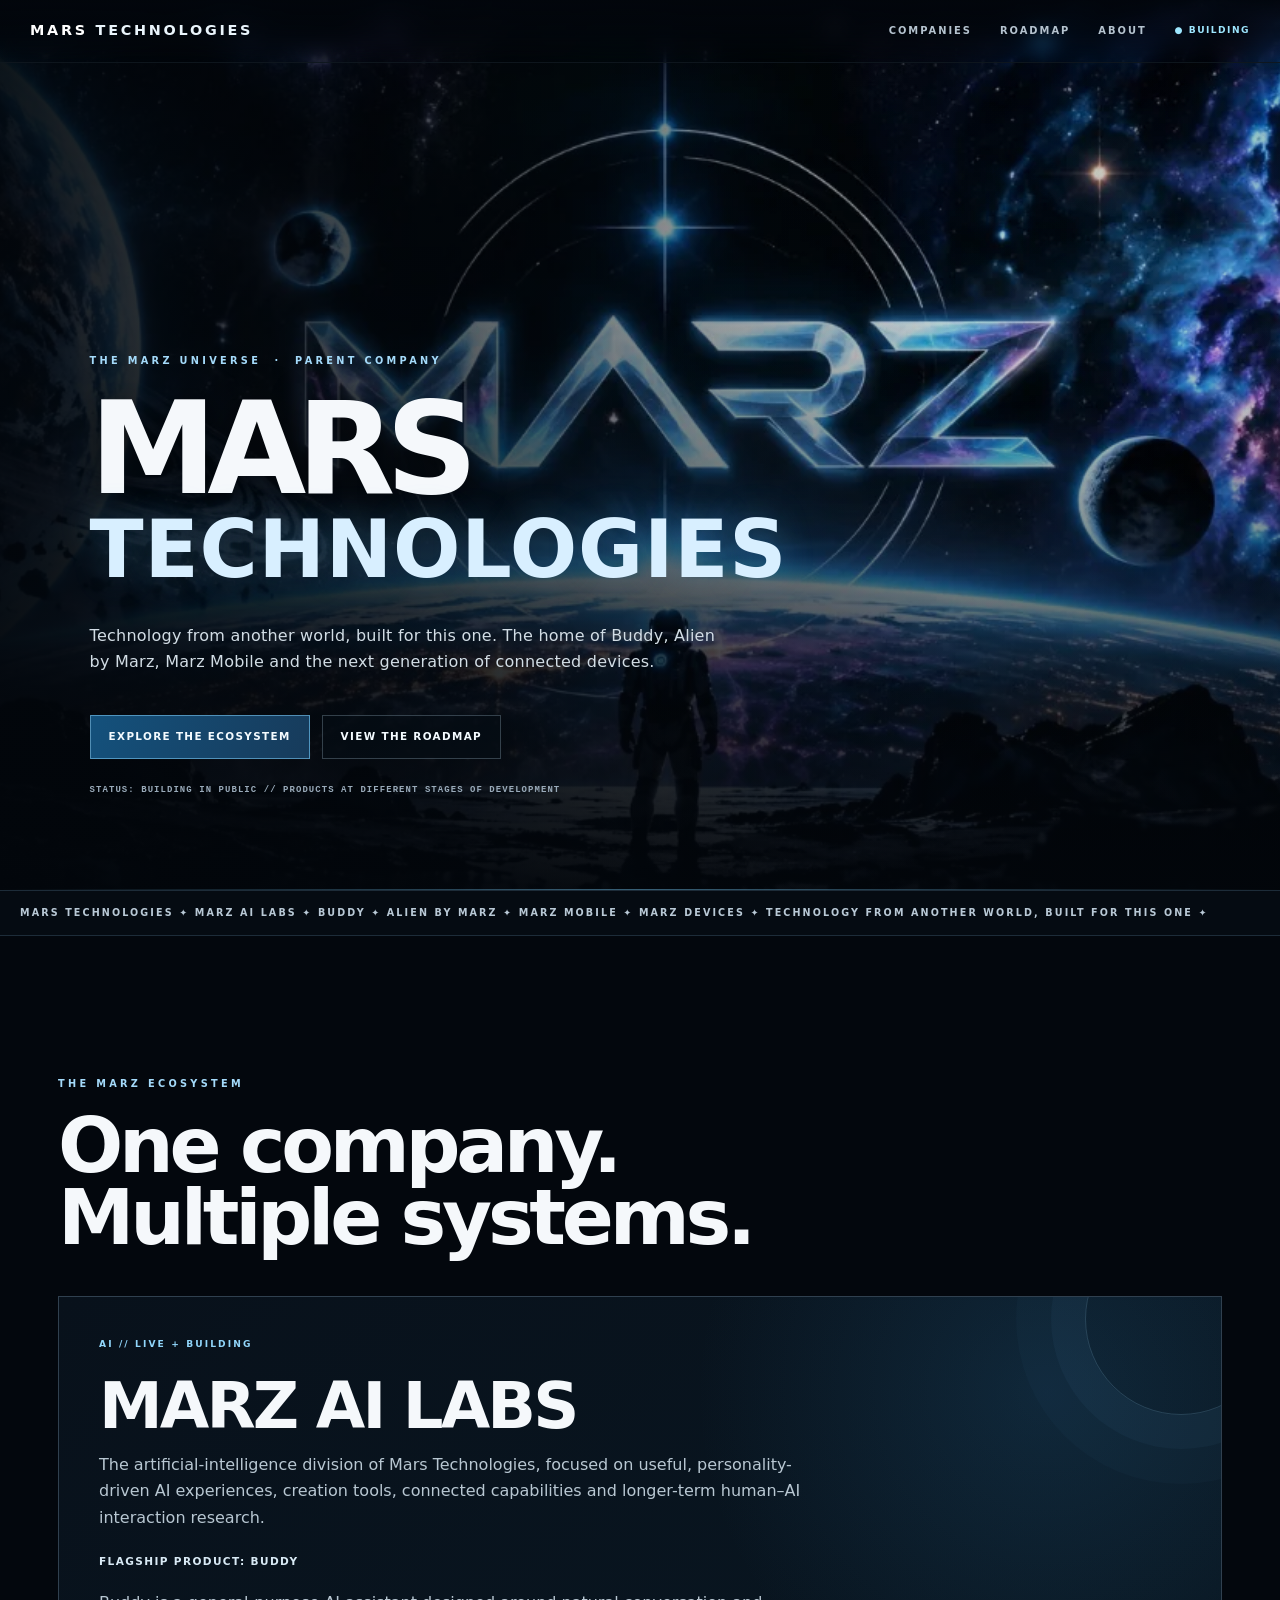
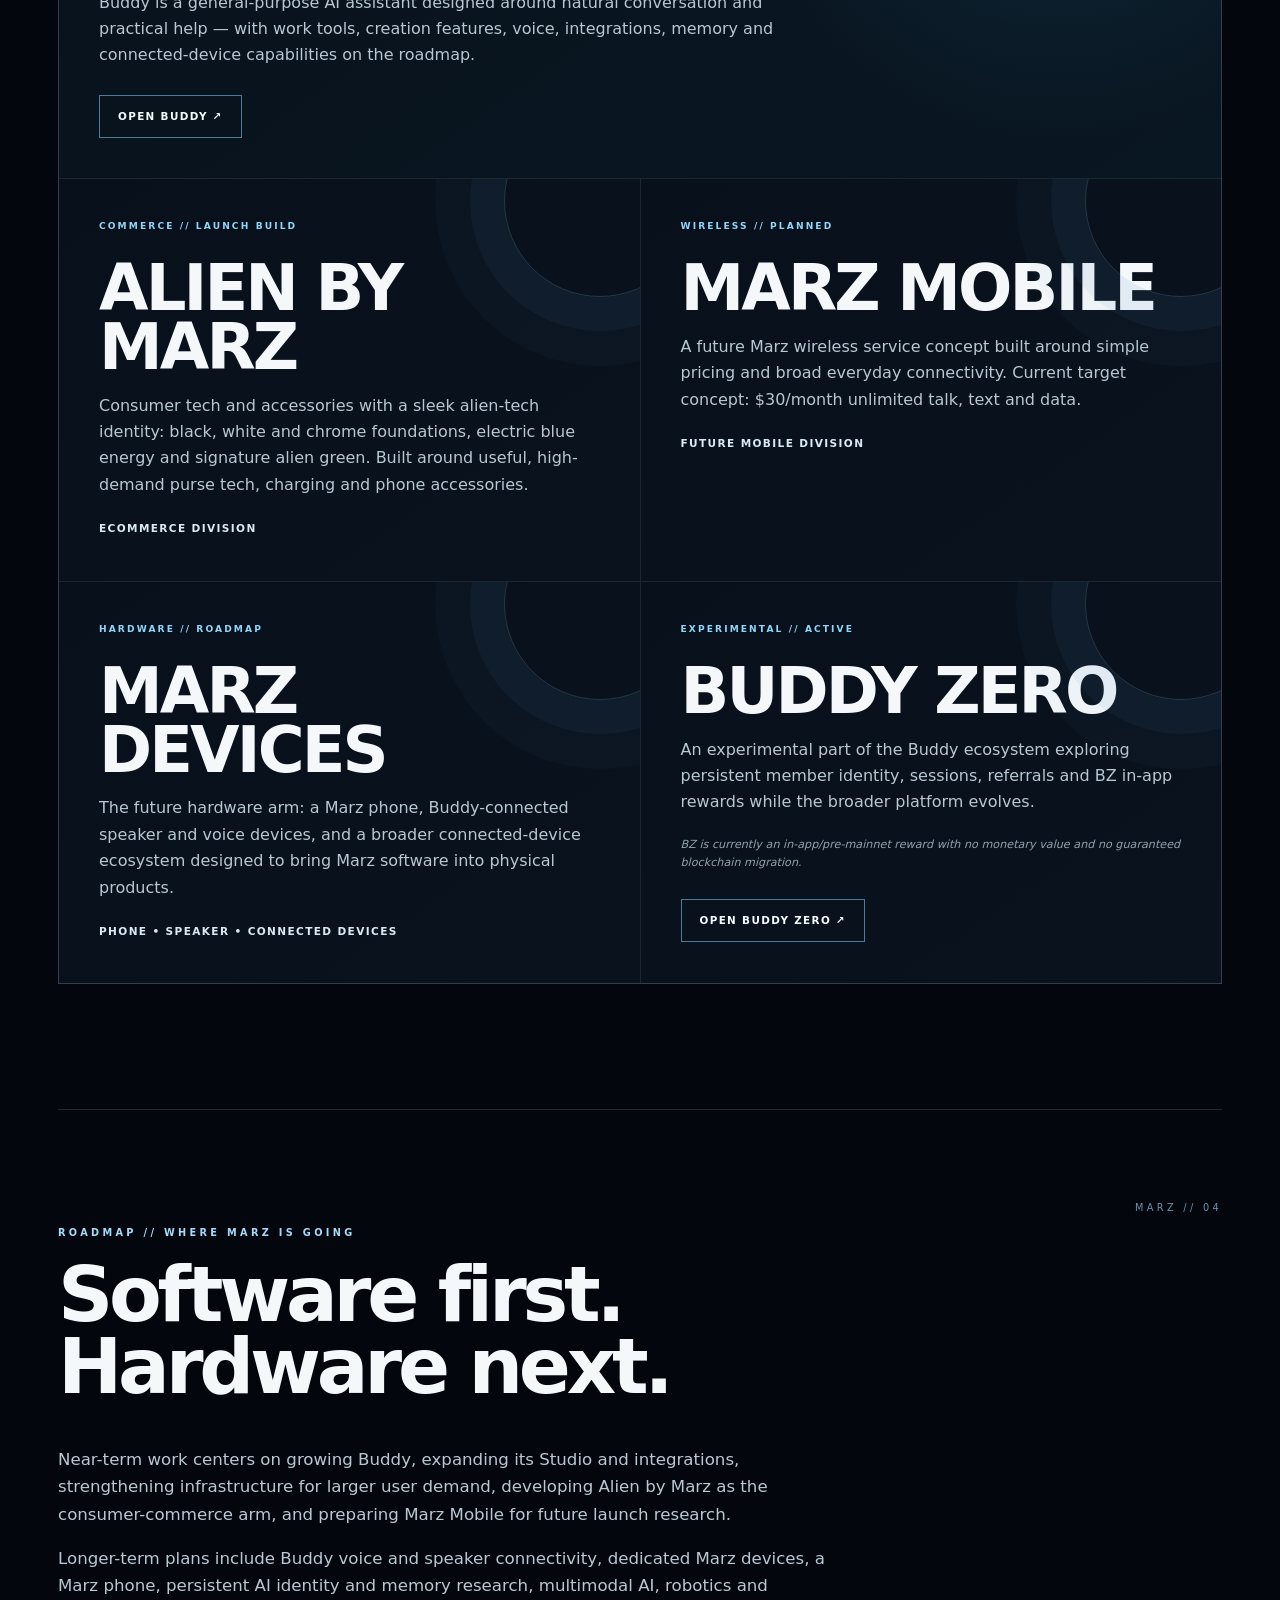
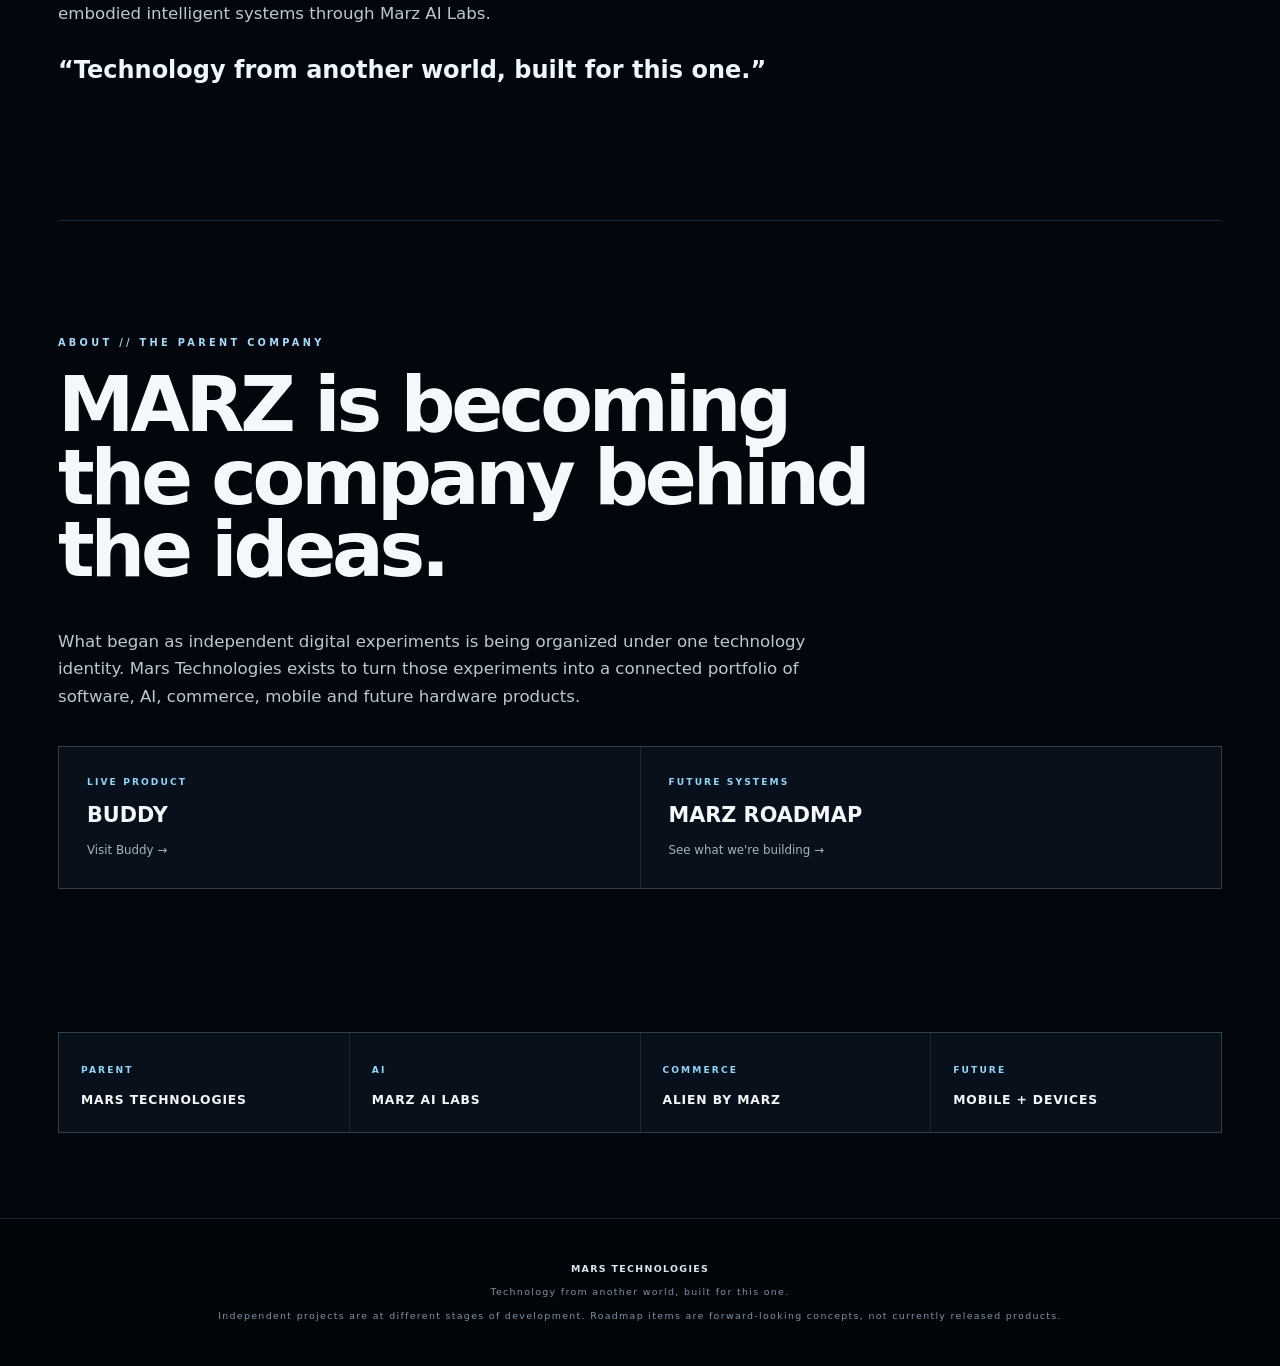
<file: index.html>
<!doctype html><html lang="en"><head><meta charset="utf-8"><meta name="viewport" content="width=device-width,initial-scale=1"><meta name="theme-color" content="#07080b"><title>Mars Technologies — Technology From Another World</title><meta name="description" content="Mars Technologies builds AI, consumer technology, mobile services and future connected devices. Home of Marz AI Labs, Buddy, Alien by Marz and Marz Mobile."><meta property="og:title" content="Mars Technologies"><meta property="og:description" content="Technology from another world, built for this one."><meta property="og:type" content="website"><meta property="og:site_name" content="Mars Technologies"><meta name="twitter:card" content="summary_large_image"><meta name="twitter:title" content="Mars Technologies"><meta name="twitter:description" content="Technology from another world, built for this one."><link rel="stylesheet" href="season2.css?v=4a3fc71"></head><body>
<header><a class="brand" href="#top"><span>MARS</span> TECHNOLOGIES</a><nav><a href="#companies">COMPANIES</a><a href="#roadmap">ROADMAP</a><a href="#about">ABOUT</a></nav><span class="live">● BUILDING</span></header>
<main id="top"><section class="hero"><p class="kicker">THE MARZ UNIVERSE &nbsp;·&nbsp; PARENT COMPANY</p><h1>MARS<br><span>TECHNOLOGIES</span></h1><p class="lede">Technology from another world, built for this one. The home of Buddy, Alien by Marz, Marz Mobile and the next generation of connected devices.</p><div class="actions"><a href="#companies">EXPLORE THE ECOSYSTEM</a><a class="ghost" href="#roadmap">VIEW THE ROADMAP</a></div><p class="terminal">STATUS: BUILDING IN PUBLIC // PRODUCTS AT DIFFERENT STAGES OF DEVELOPMENT</p></section>
<section class="ticker">MARS TECHNOLOGIES ✦ MARZ AI LABS ✦ BUDDY ✦ ALIEN BY MARZ ✦ MARZ MOBILE ✦ MARZ DEVICES ✦ TECHNOLOGY FROM ANOTHER WORLD, BUILT FOR THIS ONE ✦</section>
<section id="companies"><p class="kicker">THE MARZ ECOSYSTEM</p><h2>One company. Multiple systems.</h2><div class="grid">
<article class="flag"><div class="badge">AI // LIVE + BUILDING</div><h3>MARZ AI LABS</h3><p>The artificial-intelligence division of Mars Technologies, focused on useful, personality-driven AI experiences, creation tools, connected capabilities and longer-term human–AI interaction research.</p><b>FLAGSHIP PRODUCT: BUDDY</b><p>Buddy is a general-purpose AI assistant designed around natural conversation and practical help — with work tools, creation features, voice, integrations, memory and connected-device capabilities on the roadmap.</p><div class="cardlinks"><a href="https://buddy-4-deployment.vercel.app/" target="_blank" rel="noopener">OPEN BUDDY ↗</a></div></article>
<article><div class="badge">COMMERCE // LAUNCH BUILD</div><h3>ALIEN BY MARZ</h3><p>Consumer tech and accessories with a sleek alien-tech identity: black, white and chrome foundations, electric blue energy and signature alien green. Built around useful, high-demand purse tech, charging and phone accessories.</p><b>ECOMMERCE DIVISION</b></article>
<article><div class="badge">WIRELESS // PLANNED</div><h3>MARZ MOBILE</h3><p>A future Marz wireless service concept built around simple pricing and broad everyday connectivity. Current target concept: $30/month unlimited talk, text and data.</p><b>FUTURE MOBILE DIVISION</b></article>
<article><div class="badge">HARDWARE // ROADMAP</div><h3>MARZ DEVICES</h3><p>The future hardware arm: a Marz phone, Buddy-connected speaker and voice devices, and a broader connected-device ecosystem designed to bring Marz software into physical products.</p><b>PHONE • SPEAKER • CONNECTED DEVICES</b></article>
<article class="genesis"><div class="badge">EXPERIMENTAL // ACTIVE</div><h3>BUDDY ZERO</h3><p>An experimental part of the Buddy ecosystem exploring persistent member identity, sessions, referrals and BZ in-app rewards while the broader platform evolves.</p><em>BZ is currently an in-app/pre-mainnet reward with no monetary value and no guaranteed blockchain migration.</em><div class="cardlinks"><a href="https://github.com/numimarz/buddy-zero-genesis" target="_blank" rel="noopener">OPEN BUDDY ZERO ↗</a></div></article>
</div></section>
<section id="roadmap" class="manifesto"><p class="kicker">ROADMAP // WHERE MARZ IS GOING</p><h2>Software first. Hardware next.</h2><p>Near-term work centers on growing Buddy, expanding its Studio and integrations, strengthening infrastructure for larger user demand, developing Alien by Marz as the consumer-commerce arm, and preparing Marz Mobile for future launch research.</p><p>Longer-term plans include Buddy voice and speaker connectivity, dedicated Marz devices, a Marz phone, persistent AI identity and memory research, multimodal AI, robotics and embodied intelligent systems through Marz AI Labs.</p><p class="quote">“Technology from another world, built for this one.”</p></section>
<section id="about" class="archive"><p class="kicker">ABOUT // THE PARENT COMPANY</p><h2>MARZ is becoming the company behind the ideas.</h2><p>What began as independent digital experiments is being organized under one technology identity. Mars Technologies exists to turn those experiments into a connected portfolio of software, AI, commerce, mobile and future hardware products.</p><div class="archivecards"><a href="https://buddy-4-deployment.vercel.app/" target="_blank" rel="noopener"><small>LIVE PRODUCT</small><strong>BUDDY</strong><span>Visit Buddy →</span></a><a href="#roadmap"><small>FUTURE SYSTEMS</small><strong>MARZ ROADMAP</strong><span>See what we're building →</span></a></div></section>
<section class="status"><div><small>PARENT</small><strong>MARS TECHNOLOGIES</strong></div><div><small>AI</small><strong>MARZ AI LABS</strong></div><div><small>COMMERCE</small><strong>ALIEN BY MARZ</strong></div><div><small>FUTURE</small><strong>MOBILE + DEVICES</strong></div></section></main>
<footer><strong>MARS TECHNOLOGIES</strong><span>Technology from another world, built for this one.</span><span>Independent projects are at different stages of development. Roadmap items are forward-looking concepts, not currently released products.</span></footer></body></html>
</file>
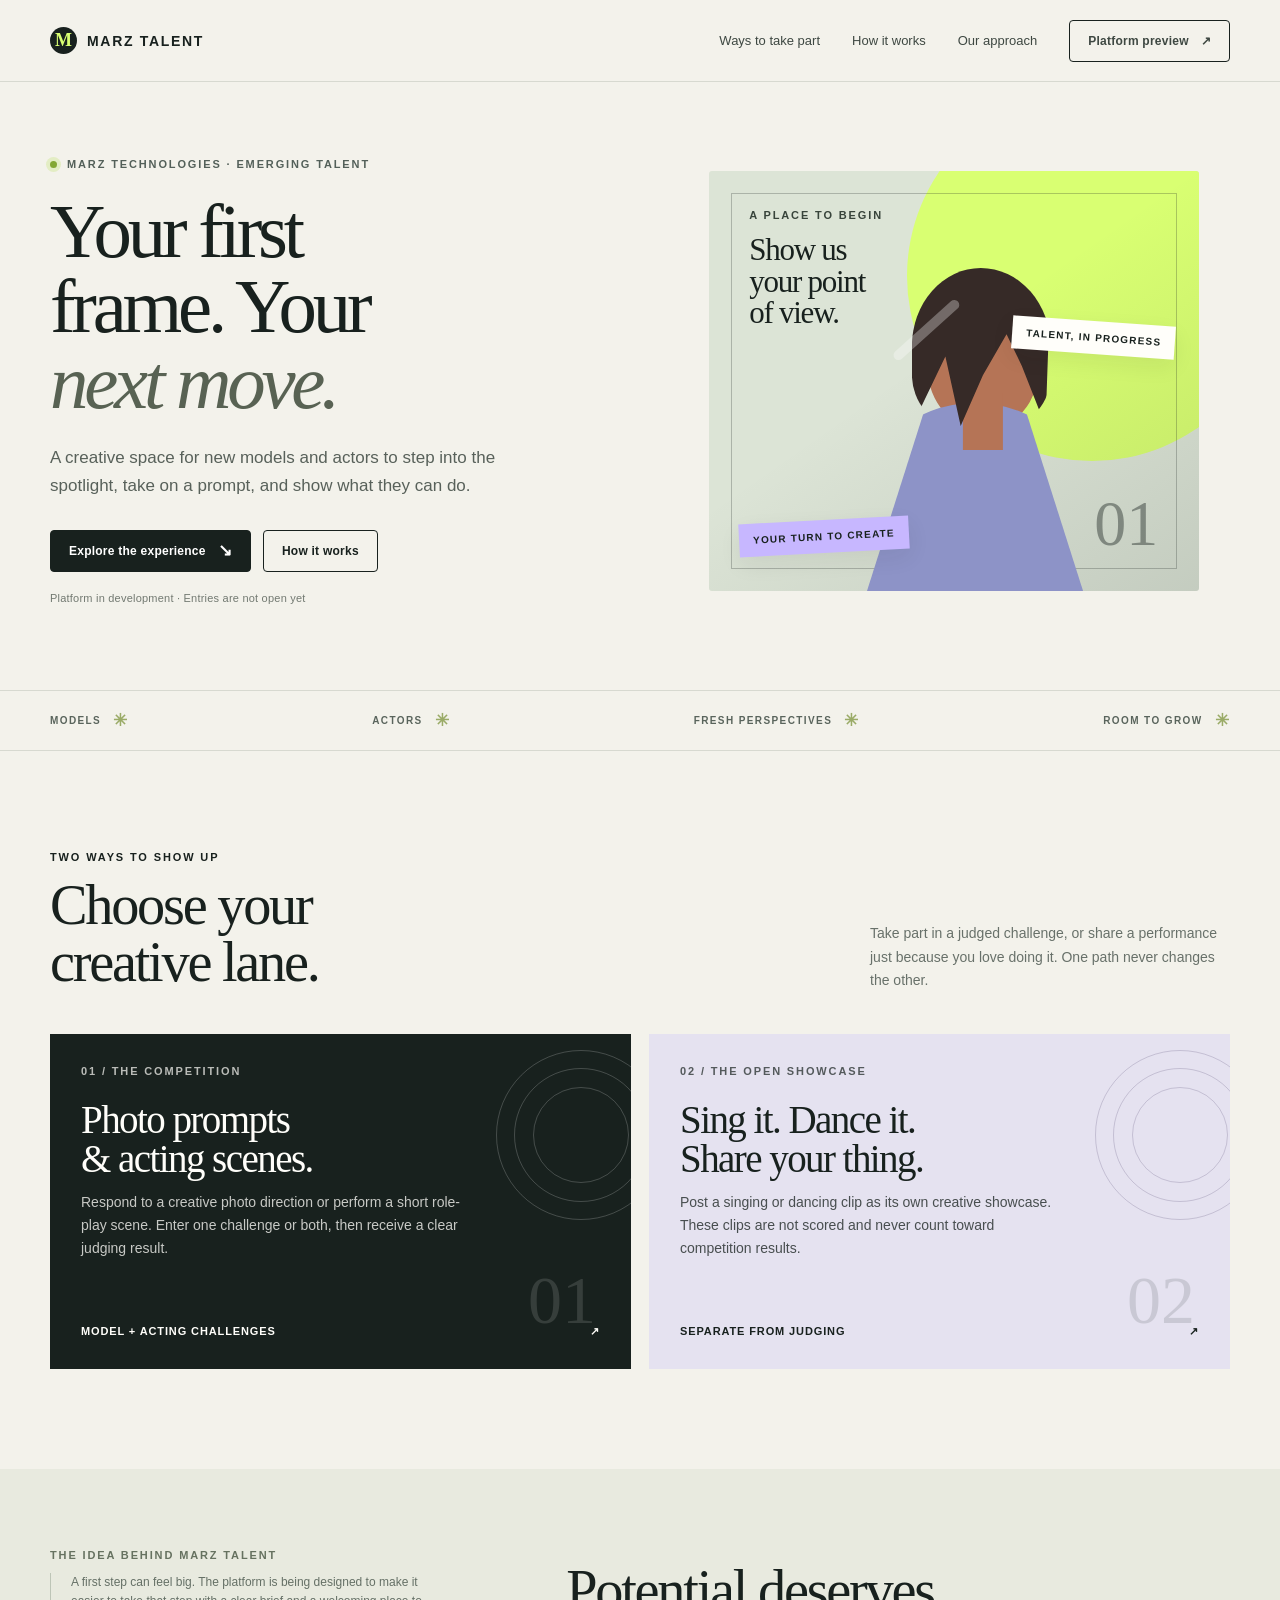
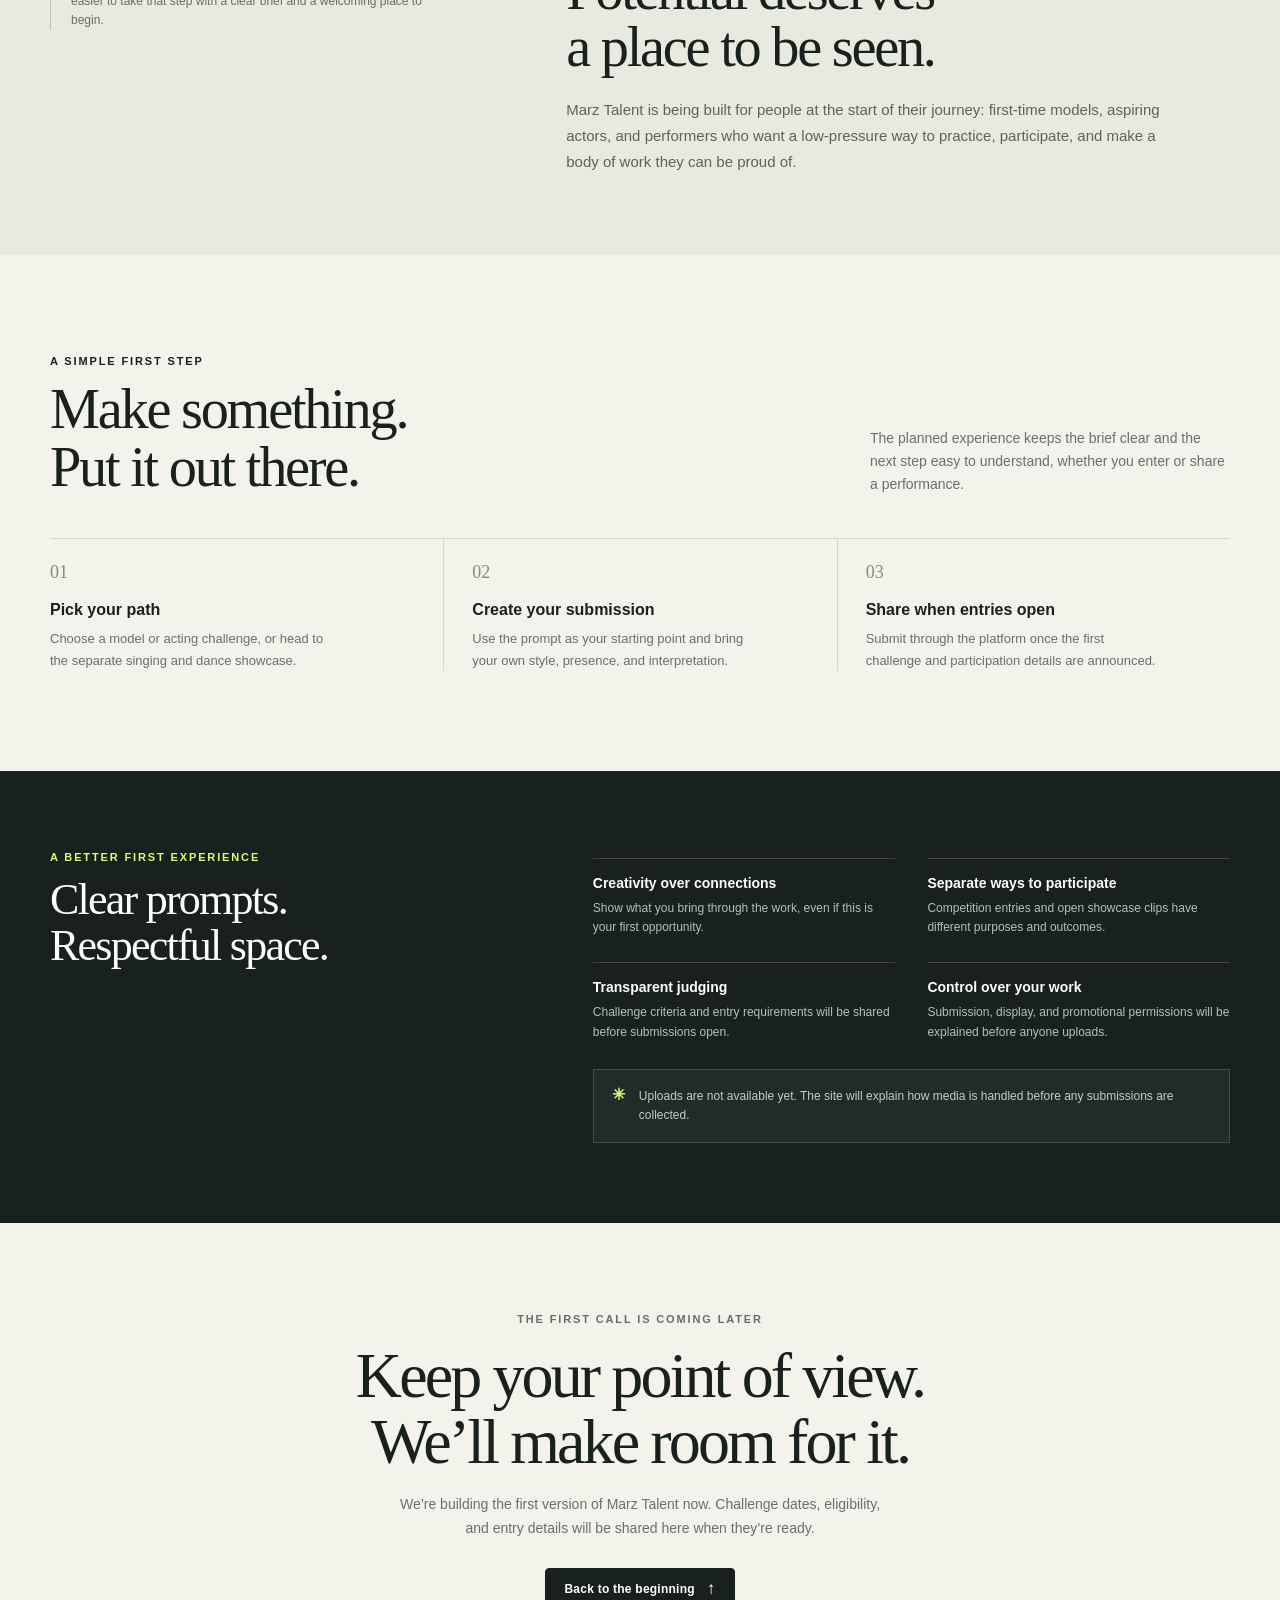
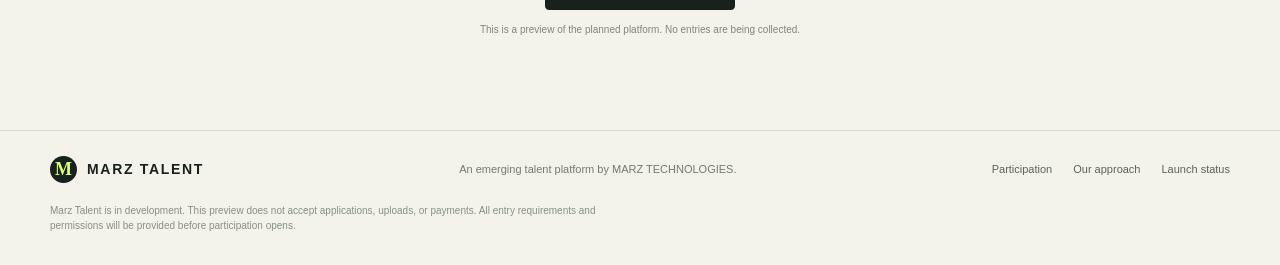
<file: marz-talent/index.html>
<!doctype html>
<html lang="en">
<head>
  <meta charset="utf-8">
  <meta name="viewport" content="width=device-width, initial-scale=1">
  <meta name="theme-color" content="#f3f2eb">
  <meta name="description" content="MARZ TALENT is a new platform concept for emerging models and actors to take on creative challenges, with a separate open showcase for singing and dance.">
  <title>MARZ TALENT — Make your first move</title>
  <style>
    :root{--paper:#f3f2eb;--ink:#18211e;--muted:#68716a;--line:#d7d9d0;--lime:#d9ff72;--violet:#c7b7ff;--white:#fffefa;--serif:Georgia,'Times New Roman',serif;--sans:Arial,Helvetica,sans-serif}
    *{box-sizing:border-box}html{scroll-behavior:smooth}body{margin:0;background:var(--paper);color:var(--ink);font-family:var(--sans);-webkit-font-smoothing:antialiased}a{color:inherit;text-decoration:none}button{font:inherit}.wrap{width:min(1180px,calc(100% - 48px));margin:0 auto}.eyebrow{font-size:11px;letter-spacing:.17em;text-transform:uppercase;font-weight:700}.site-header{height:82px;display:flex;align-items:center;border-bottom:1px solid var(--line)}.nav{display:flex;align-items:center;justify-content:space-between}.brand{display:flex;gap:10px;align-items:center;font-size:14px;font-weight:800;letter-spacing:.12em}.brand-mark{width:27px;height:27px;border-radius:50%;background:var(--ink);color:var(--lime);display:grid;place-items:center;font-family:var(--serif);font-size:18px;letter-spacing:0}.nav-links{display:flex;align-items:center;gap:32px;font-size:13px;color:#3e4842}.nav-links a:hover{color:#000}.nav-cta,.button{border:1px solid var(--ink);border-radius:4px;padding:13px 18px;font-size:12px;font-weight:700;letter-spacing:.02em;display:inline-flex;align-items:center;justify-content:center;gap:12px;transition:.2s ease}.nav-cta:hover,.button:hover{background:var(--ink);color:white}.menu-toggle{display:none;background:none;border:0;font-size:24px;color:var(--ink)}
    .hero{padding:76px 0 86px;overflow:hidden}.hero-grid{display:grid;grid-template-columns:1.02fr .98fr;gap:54px;align-items:center}.hero-copy{max-width:590px}.hero .eyebrow{display:flex;align-items:center;gap:10px;color:#536059}.signal{width:7px;height:7px;border-radius:50%;background:#83a733;box-shadow:0 0 0 4px #e3edc4}.hero h1{font-family:var(--serif);font-size:clamp(52px,6vw,82px);font-weight:400;line-height:.98;letter-spacing:-.055em;margin:24px 0}.hero h1 em{font-weight:400;color:#586253}.hero-copy p{font-size:17px;line-height:1.65;color:#58615a;max-width:490px;margin:0 0 30px}.actions{display:flex;gap:12px;flex-wrap:wrap}.button.primary{background:var(--ink);color:white}.button.primary:hover{background:#34433b}.button .arrow{font-size:17px;line-height:10px}.launch-note{font-size:11px;color:#727971;margin-top:20px;letter-spacing:.02em}.visual{min-height:435px;position:relative;display:grid;place-items:center}.spotlight{width:min(100%,490px);height:420px;border-radius:3px;background:#dce4d6;position:relative;overflow:hidden;isolation:isolate}.spotlight:before{content:"";position:absolute;width:370px;height:370px;border-radius:50%;background:var(--lime);right:-78px;top:-80px;z-index:-1}.spotlight:after{content:"";position:absolute;inset:0;background:linear-gradient(145deg,transparent 44%,rgba(24,33,30,.12))}.frame-line{position:absolute;inset:22px;border:1px solid rgba(24,33,30,.25)}.poster-type{position:absolute;left:40px;top:38px;z-index:2}.poster-type .eyebrow{color:#38443b}.poster-type strong{display:block;font-family:var(--serif);font-size:31px;line-height:1.02;margin-top:13px;font-weight:400;letter-spacing:-.04em}.abstract-person{position:absolute;left:50%;bottom:-12px;transform:translateX(-42%);width:255px;height:330px;z-index:1}.abstract-person .head{position:absolute;width:112px;height:145px;border-radius:48% 48% 44% 44%;background:#b57456;left:79px;top:10px;transform:rotate(-4deg)}.abstract-person .hair{position:absolute;width:139px;height:158px;border-radius:53% 54% 35% 35%;background:#362a27;left:65px;top:-5px;clip-path:polygon(0 0,100% 0,96% 100%,79% 62%,68% 42%,51% 68%,35% 100%,24% 56%,0 100%);z-index:2}.abstract-person .body{position:absolute;bottom:-10px;left:13px;width:230px;height:210px;border-radius:50% 50% 0 0;background:#8d93c7;clip-path:polygon(29% 0,71% 0,100% 100%,0 100%)}.abstract-person .neck{position:absolute;top:120px;left:116px;width:40px;height:57px;background:#b57456;z-index:1}.abstract-person .shine{position:absolute;width:85px;height:10px;border-radius:99px;background:rgba(255,255,255,.3);transform:rotate(-42deg);top:52px;left:37px;z-index:3}.tag{position:absolute;z-index:4;background:var(--white);padding:11px 14px;font-size:10px;letter-spacing:.12em;text-transform:uppercase;font-weight:700;box-shadow:0 8px 22px #17221a12}.tag.one{right:24px;top:150px;transform:rotate(4deg)}.tag.two{left:30px;bottom:38px;transform:rotate(-3deg);background:var(--violet)}.index-mark{position:absolute;right:41px;bottom:35px;font-family:var(--serif);font-size:64px;line-height:1;opacity:.42;z-index:2}
    .ticker{border-top:1px solid var(--line);border-bottom:1px solid var(--line);padding:19px 0}.ticker-inner{display:flex;justify-content:space-between;align-items:center;gap:24px;color:#59645c;font-size:10px;letter-spacing:.14em;text-transform:uppercase;font-weight:700}.ticker span{display:flex;align-items:center;gap:12px}.ticker i{font-style:normal;color:#9aab67;font-size:17px}
    .section{padding:100px 0}.section-head{display:flex;justify-content:space-between;align-items:end;gap:40px;margin-bottom:42px}.section-head h2,.statement h2{font-family:var(--serif);font-weight:400;letter-spacing:-.04em;font-size:clamp(38px,4.4vw,58px);line-height:1.02;margin:14px 0 0}.section-head p{max-width:360px;color:var(--muted);line-height:1.65;font-size:14px;margin:0}.path-grid{display:grid;grid-template-columns:1fr 1fr;gap:18px}.path-card{min-height:335px;padding:31px;display:flex;flex-direction:column;position:relative;overflow:hidden}.path-card.contest{background:var(--ink);color:var(--white)}.path-card.showcase{background:#e5e2f0}.path-card .eyebrow{opacity:.7}.path-card h3{font-family:var(--serif);font-weight:400;font-size:39px;letter-spacing:-.04em;line-height:1.02;max-width:340px;margin:23px 0 12px;position:relative;z-index:1}.path-card p{max-width:385px;font-size:14px;line-height:1.65;opacity:.76;position:relative;z-index:1;margin:0}.path-footer{display:flex;justify-content:space-between;align-items:center;margin-top:auto;padding-top:35px;position:relative;z-index:1;font-size:11px;letter-spacing:.08em;text-transform:uppercase;font-weight:700}.circle-art{position:absolute;width:170px;height:170px;border-radius:50%;right:-35px;top:16px;border:1px solid #ffffff32}.circle-art:before,.circle-art:after{content:"";position:absolute;border-radius:50%;border:1px solid #ffffff32}.circle-art:before{inset:17px}.circle-art:after{inset:36px}.showcase .circle-art{border-color:#817a9a55}.showcase .circle-art:before,.showcase .circle-art:after{border-color:#817a9a55}.path-num{font-family:var(--serif);font-size:68px;position:absolute;right:35px;bottom:35px;opacity:.13;line-height:1}
    .statement{background:#e8eadf;padding:80px 0}.statement-grid{display:grid;grid-template-columns:.75fr 1.25fr;gap:10%;align-items:start}.statement .eyebrow{color:#667260}.statement h2{max-width:680px;margin:13px 0 20px}.statement p{max-width:620px;color:#59645c;line-height:1.75;font-size:15px;margin:0}.statement-aside{font-size:12px;line-height:1.6;color:#657066;border-left:1px solid #bdc5b7;padding-left:20px;margin-top:12px}
    .steps{display:grid;grid-template-columns:repeat(3,1fr);gap:0;border-top:1px solid var(--line);margin-top:42px}.step{padding:23px 28px 0 0}.step:not(:first-child){padding-left:28px;border-left:1px solid var(--line)}.step .n{font-family:var(--serif);font-size:18px;color:#819264}.step h3{font-size:16px;margin:18px 0 9px}.step p{font-size:13px;color:var(--muted);line-height:1.65;margin:0;max-width:290px}
    .values{padding:80px 0;background:var(--ink);color:var(--white)}.values-grid{display:grid;grid-template-columns:.8fr 1.2fr;gap:10%;align-items:start}.values h2{font-family:var(--serif);font-weight:400;letter-spacing:-.04em;font-size:44px;line-height:1.05;margin:14px 0}.values .eyebrow{color:var(--lime)}.value-list{display:grid;grid-template-columns:1fr 1fr;gap:25px 32px;padding-top:7px}.value-item{border-top:1px solid #ffffff2c;padding-top:16px}.value-item strong{display:block;font-size:14px;margin-bottom:8px}.value-item p{margin:0;color:#b6c0b8;font-size:12px;line-height:1.6}.safety{margin-top:27px;padding:17px 18px;background:#ffffff0b;border:1px solid #ffffff25;display:flex;gap:14px;align-items:flex-start;color:#c3ccc4;font-size:12px;line-height:1.6}.safety b{color:var(--lime);font-size:16px;line-height:1}
    .closing{padding:90px 0 95px;text-align:center}.closing .eyebrow{color:#647066}.closing h2{font-family:var(--serif);font-size:clamp(42px,5vw,64px);font-weight:400;letter-spacing:-.045em;line-height:1.03;max-width:690px;margin:18px auto}.closing p{color:var(--muted);font-size:14px;line-height:1.7;max-width:490px;margin:0 auto 27px}.closing .button{margin:0 auto}.closing-note{font-size:10px;color:#80877f;margin-top:14px}
    footer{border-top:1px solid var(--line);padding:25px 0 32px}.footer-top{display:flex;justify-content:space-between;gap:25px;align-items:center}.footer-copy{font-size:11px;color:#727b73}.footer-links{display:flex;gap:21px;font-size:11px;color:#59645c}.footnote{font-size:10px;color:#889088;margin-top:20px;max-width:600px;line-height:1.5}
    @media(max-width:780px){.wrap{width:min(100% - 36px,620px)}.site-header{height:70px}.menu-toggle{display:block}.nav-links{display:none;position:absolute;top:70px;left:0;right:0;background:var(--paper);padding:20px 24px 24px;border-bottom:1px solid var(--line);z-index:10;flex-direction:column;align-items:stretch;gap:20px}.nav-links.open{display:flex}.nav-cta{justify-content:center}.hero{padding:48px 0 62px}.hero-grid{grid-template-columns:1fr;gap:32px}.hero h1{font-size:58px}.visual{min-height:350px}.spotlight{height:350px}.abstract-person{transform:translateX(-38%) scale(.85);transform-origin:bottom}.section{padding:72px 0}.section-head{display:block}.section-head p{margin-top:18px}.path-grid{grid-template-columns:1fr}.path-card{min-height:310px}.statement{padding:64px 0}.statement-grid,.values-grid{grid-template-columns:1fr;gap:25px}.statement-aside{margin-top:0}.steps{grid-template-columns:1fr;gap:0}.step,.step:not(:first-child){padding:19px 0 22px;border-left:0;border-bottom:1px solid var(--line)}.step:first-child{padding-top:20px}.step h3{margin:10px 0 7px}.values{padding:65px 0}.value-list{gap:24px 18px}.closing{padding:70px 0 75px}.footer-top{align-items:flex-start;flex-direction:column}.footer-links{flex-wrap:wrap}}
    @media(max-width:420px){.hero h1{font-size:49px}.hero-copy p{font-size:15px}.visual{min-height:315px}.spotlight{height:315px}.poster-type{left:30px;top:30px}.poster-type strong{font-size:27px}.abstract-person{transform:translateX(-40%) scale(.76)}.tag.one{right:18px;top:137px}.tag.two{left:21px;bottom:28px}.path-card{padding:24px;min-height:300px}.path-card h3{font-size:34px}.value-list{grid-template-columns:1fr}.ticker-inner{flex-wrap:wrap;justify-content:flex-start;gap:14px 22px}}
    @media(prefers-reduced-motion:reduce){html{scroll-behavior:auto}*{transition:none!important}}
  </style>
</head>
<body>
  <header class="site-header">
    <div class="wrap nav">
      <a class="brand" href="#top" aria-label="MARZ TALENT home"><span class="brand-mark">M</span><span>MARZ TALENT</span></a>
      <button class="menu-toggle" aria-label="Open navigation" aria-expanded="false">☰</button>
      <nav class="nav-links" aria-label="Main navigation">
        <a href="#paths">Ways to take part</a><a href="#process">How it works</a><a href="#about">Our approach</a>
        <a class="nav-cta" href="#launch">Platform preview <span class="arrow">↗</span></a>
      </nav>
    </div>
  </header>
  <main id="top">
    <section class="hero">
      <div class="wrap hero-grid">
        <div class="hero-copy">
          <div class="eyebrow"><span class="signal"></span> MARZ TECHNOLOGIES · EMERGING TALENT</div>
          <h1>Your first<br>frame. Your<br><em>next move.</em></h1>
          <p>A creative space for new models and actors to step into the spotlight, take on a prompt, and show what they can do.</p>
          <div class="actions"><a class="button primary" href="#paths">Explore the experience <span class="arrow">↘</span></a><a class="button" href="#process">How it works</a></div>
          <div class="launch-note">Platform in development · Entries are not open yet</div>
        </div>
        <div class="visual" aria-label="Illustrated talent portrait with creative direction notes" role="img">
          <div class="spotlight"><div class="frame-line"></div><div class="poster-type"><span class="eyebrow">A place to begin</span><strong>Show us<br>your point<br>of view.</strong></div><div class="abstract-person"><div class="hair"></div><div class="head"></div><div class="neck"></div><div class="body"></div><div class="shine"></div></div><div class="tag one">Talent, in progress</div><div class="tag two">Your turn to create</div><div class="index-mark">01</div></div>
        </div>
      </div>
    </section>
    <div class="ticker"><div class="wrap ticker-inner"><span>Models <i>✳</i></span><span>Actors <i>✳</i></span><span>Fresh perspectives <i>✳</i></span><span>Room to grow <i>✳</i></span></div></div>
    <section class="section" id="paths">
      <div class="wrap">
        <div class="section-head"><div><div class="eyebrow">Two ways to show up</div><h2>Choose your<br>creative lane.</h2></div><p>Take part in a judged challenge, or share a performance just because you love doing it. One path never changes the other.</p></div>
        <div class="path-grid">
          <article class="path-card contest"><div class="eyebrow">01 / The competition</div><div class="circle-art"></div><h3>Photo prompts<br>& acting scenes.</h3><p>Respond to a creative photo direction or perform a short role-play scene. Enter one challenge or both, then receive a clear judging result.</p><div class="path-footer"><span>Model + acting challenges</span><span>↗</span></div><span class="path-num">01</span></article>
          <article class="path-card showcase"><div class="eyebrow">02 / The open showcase</div><div class="circle-art"></div><h3>Sing it. Dance it.<br>Share your thing.</h3><p>Post a singing or dancing clip as its own creative showcase. These clips are not scored and never count toward competition results.</p><div class="path-footer"><span>Separate from judging</span><span>↗</span></div><span class="path-num">02</span></article>
        </div>
      </div>
    </section>
    <section class="statement" id="about">
      <div class="wrap statement-grid">
        <div><div class="eyebrow">The idea behind Marz Talent</div><div class="statement-aside">A first step can feel big. The platform is being designed to make it easier to take that step with a clear brief and a welcoming place to begin.</div></div>
        <div><h2>Potential deserves<br>a place to be seen.</h2><p>Marz Talent is being built for people at the start of their journey: first-time models, aspiring actors, and performers who want a low-pressure way to practice, participate, and make a body of work they can be proud of.</p></div>
      </div>
    </section>
    <section class="section" id="process">
      <div class="wrap">
        <div class="section-head"><div><div class="eyebrow">A simple first step</div><h2>Make something.<br>Put it out there.</h2></div><p>The planned experience keeps the brief clear and the next step easy to understand, whether you enter or share a performance.</p></div>
        <div class="steps">
          <article class="step"><span class="n">01</span><h3>Pick your path</h3><p>Choose a model or acting challenge, or head to the separate singing and dance showcase.</p></article>
          <article class="step"><span class="n">02</span><h3>Create your submission</h3><p>Use the prompt as your starting point and bring your own style, presence, and interpretation.</p></article>
          <article class="step"><span class="n">03</span><h3>Share when entries open</h3><p>Submit through the platform once the first challenge and participation details are announced.</p></article>
        </div>
      </div>
    </section>
    <section class="values">
      <div class="wrap values-grid">
        <div><div class="eyebrow">A better first experience</div><h2>Clear prompts.<br>Respectful space.</h2></div>
        <div><div class="value-list">
          <div class="value-item"><strong>Creativity over connections</strong><p>Show what you bring through the work, even if this is your first opportunity.</p></div>
          <div class="value-item"><strong>Separate ways to participate</strong><p>Competition entries and open showcase clips have different purposes and outcomes.</p></div>
          <div class="value-item"><strong>Transparent judging</strong><p>Challenge criteria and entry requirements will be shared before submissions open.</p></div>
          <div class="value-item"><strong>Control over your work</strong><p>Submission, display, and promotional permissions will be explained before anyone uploads.</p></div>
        </div><div class="safety"><b>✳</b><span>Uploads are not available yet. The site will explain how media is handled before any submissions are collected.</span></div></div>
      </div>
    </section>
    <section class="closing" id="launch">
      <div class="wrap"><div class="eyebrow">The first call is coming later</div><h2>Keep your point of view.<br>We’ll make room for it.</h2><p>We’re building the first version of Marz Talent now. Challenge dates, eligibility, and entry details will be shared here when they’re ready.</p><a class="button primary" href="#top">Back to the beginning <span class="arrow">↑</span></a><div class="closing-note">This is a preview of the planned platform. No entries are being collected.</div></div>
    </section>
  </main>
  <footer><div class="wrap"><div class="footer-top"><a class="brand" href="#top"><span class="brand-mark">M</span><span>MARZ TALENT</span></a><div class="footer-copy">An emerging talent platform by MARZ TECHNOLOGIES.</div><div class="footer-links"><a href="#paths">Participation</a><a href="#about">Our approach</a><a href="#launch">Launch status</a></div></div><div class="footnote">Marz Talent is in development. This preview does not accept applications, uploads, or payments. All entry requirements and permissions will be provided before participation opens.</div></div></footer>
  <script>
    const toggle=document.querySelector('.menu-toggle');const links=document.querySelector('.nav-links');toggle.addEventListener('click',()=>{const open=links.classList.toggle('open');toggle.setAttribute('aria-expanded',String(open));toggle.setAttribute('aria-label',open?'Close navigation':'Open navigation');toggle.textContent=open?'×':'☰'});links.querySelectorAll('a').forEach(link=>link.addEventListener('click',()=>{links.classList.remove('open');toggle.setAttribute('aria-expanded','false');toggle.setAttribute('aria-label','Open navigation');toggle.textContent='☰'}));
  </script>
</body>
</html>
</file>
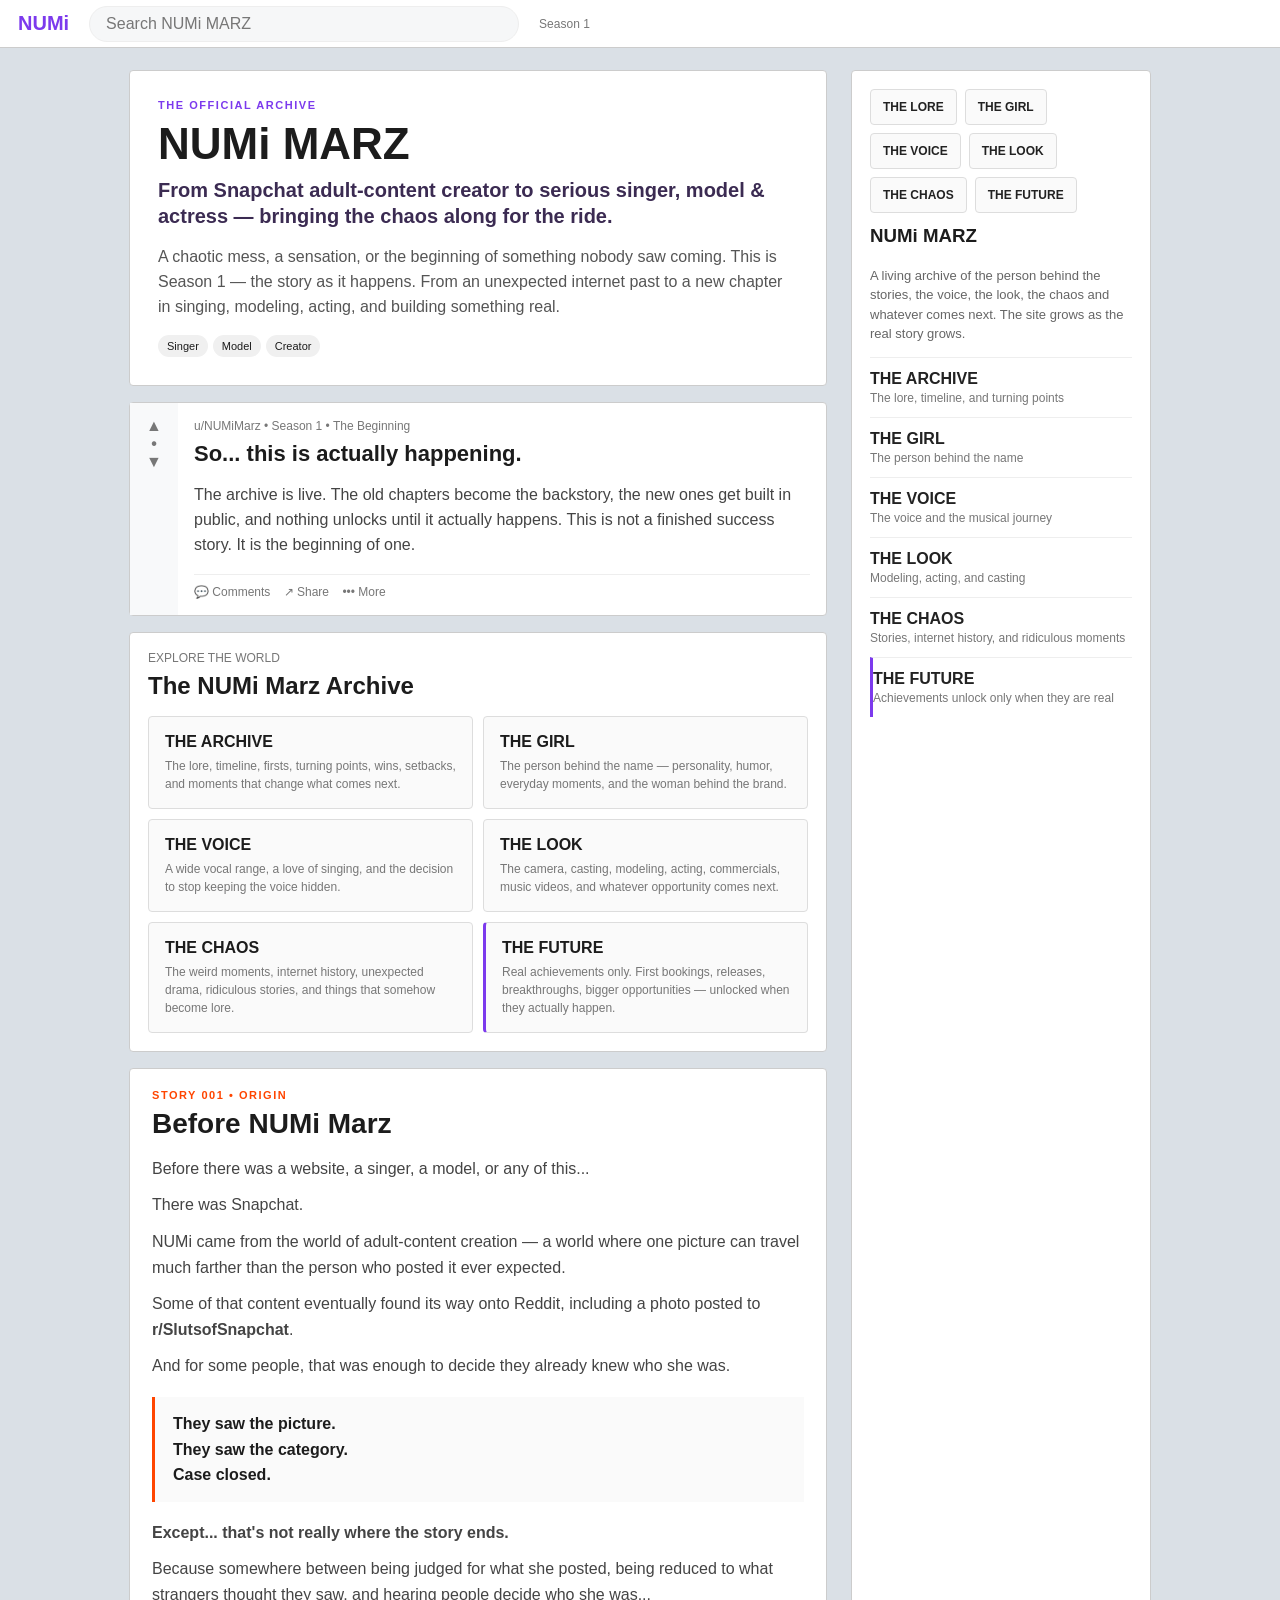
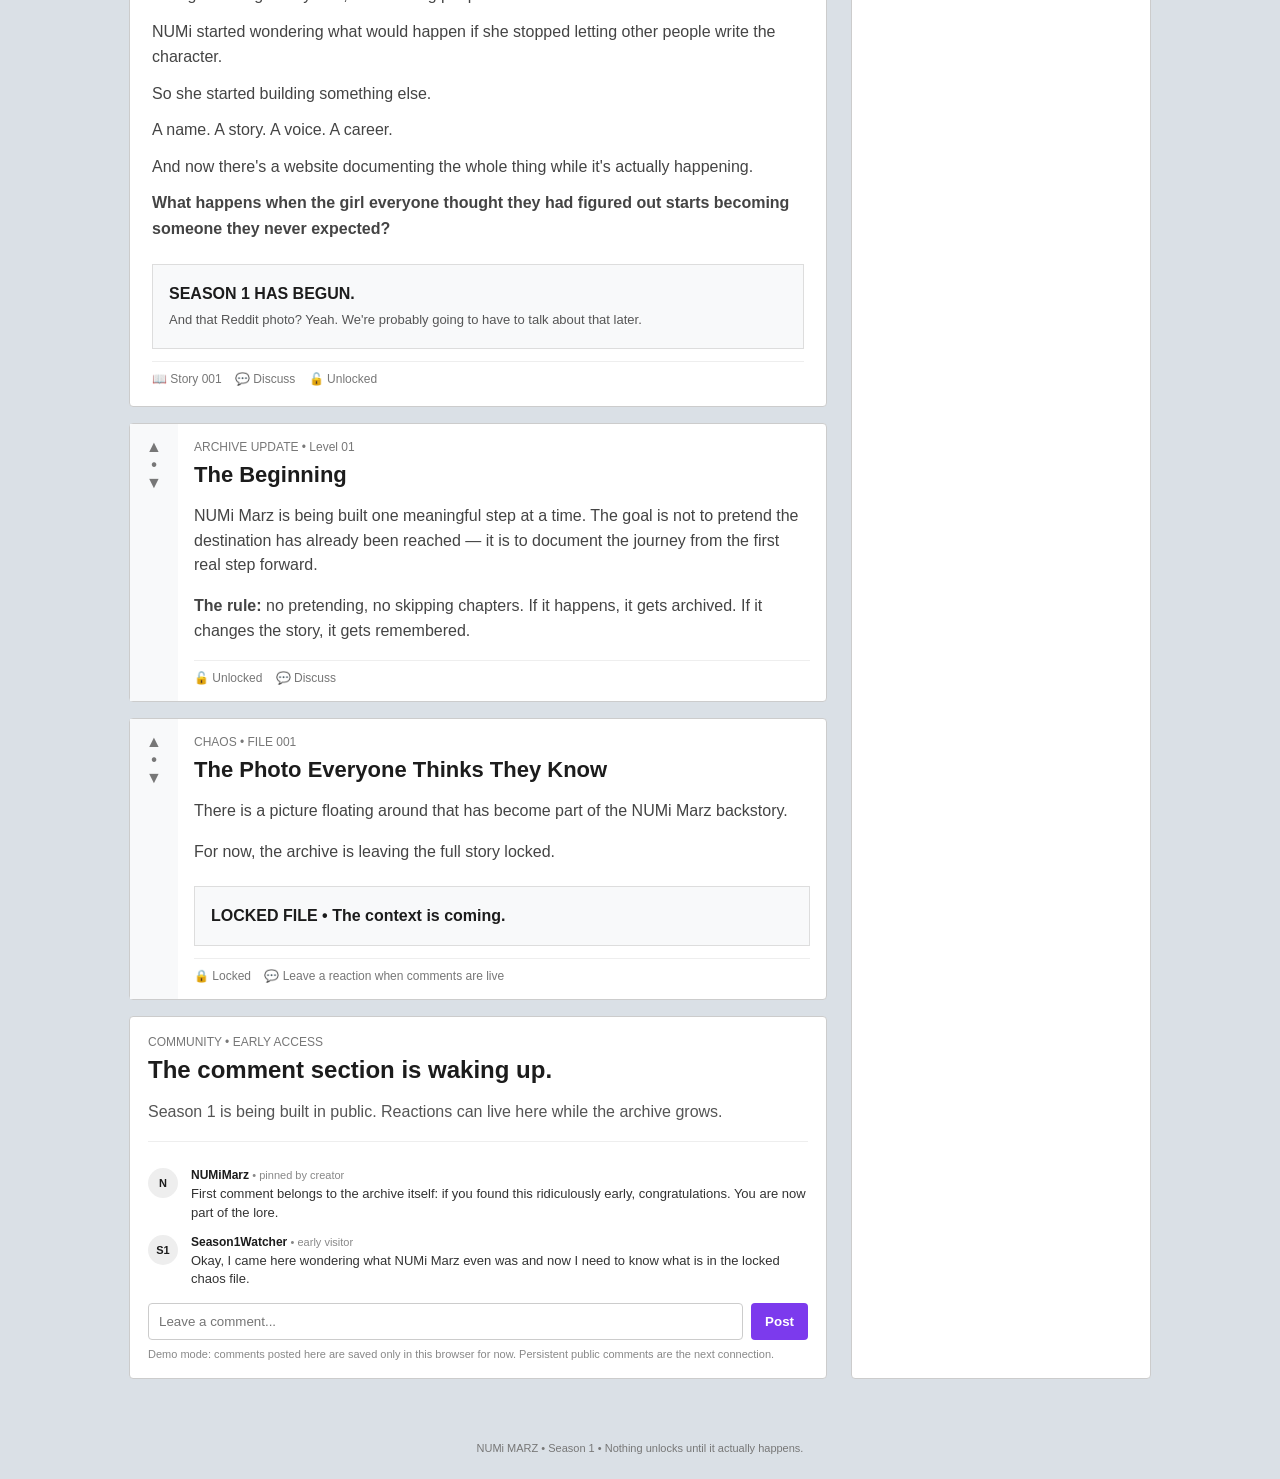
<file: NUMi_Marz_Season1_Interactive.html>
<!DOCTYPE html>
<html lang="en">
<head>
<meta charset="UTF-8">
<meta name="viewport" content="width=device-width, initial-scale=1.0">
<title>NUMi MARZ — Season 1</title>
<style>
*{box-sizing:border-box}body{margin:0;background:#dae0e6;color:#1c1c1c;font-family:Arial,Helvetica,sans-serif}.top{height:48px;background:#fff;border-bottom:1px solid #ccc;display:flex;align-items:center;padding:0 18px;gap:20px;position:sticky;top:0;z-index:5}.logo{font-weight:800;font-size:20px;color:#7c3aed}.search{background:#f6f7f8;border:1px solid #eee;border-radius:20px;padding:8px 16px;max-width:430px;flex:1;color:#777}.wrap{max-width:1050px;margin:22px auto;display:grid;grid-template-columns:minmax(0,1fr) 300px;gap:24px;padding:0 14px}.card{background:#fff;border:1px solid #ccc;border-radius:4px;margin-bottom:16px}.hero{padding:28px}.kicker{color:#7c3aed;font-size:11px;font-weight:700;letter-spacing:.14em;text-transform:uppercase}.hero h1{font-size:44px;margin:8px 0}.journey{font-size:20px;line-height:1.3;margin:4px 0 14px;color:#3b2b52;font-weight:700}.hero p{color:#555;line-height:1.55}.post{display:grid;grid-template-columns:48px 1fr}.vote{background:#f8f9fa;text-align:center;padding-top:14px;color:#777;font-weight:700}.postbody{padding:16px}.meta{font-size:12px;color:#777}.post h2{font-size:22px;margin:8px 0}.post p{color:#444;line-height:1.55}.actions{border-top:1px solid #eee;margin-top:12px;padding-top:10px;color:#777;font-size:12px}.side{padding:18px}.side h3{margin-top:0}.side a{display:block;padding:12px 0;border-top:1px solid #eee;color:#222;text-decoration:none;font-weight:700}.side span{display:block;color:#777;font-size:12px;font-weight:400;margin-top:3px}.grid{display:grid;grid-template-columns:1fr 1fr;gap:10px}.tile{border:1px solid #ddd;border-radius:4px;padding:16px;background:#fafafa}.tile b{display:block;font-size:16px;margin-bottom:5px}.tile span{font-size:12px;color:#777}.future{border-left:3px solid #7c3aed}.footer{text-align:center;color:#777;font-size:11px;padding:25px}.badge{display:inline-block;background:#f0f0f0;border-radius:12px;padding:5px 9px;font-size:11px;margin-right:5px}@media(max-width:760px){.wrap{display:block}.side{display:none}.hero h1{font-size:36px}.grid{grid-template-columns:1fr}}
.story{padding:20px 22px}.story-label{font-size:11px;color:#ff4500;font-weight:800;letter-spacing:.14em}.story h2{font-size:28px;margin:7px 0 16px}.story p{color:#444;line-height:1.6;margin:11px 0}.story blockquote{margin:18px 0;padding:14px 18px;border-left:3px solid #ff4500;background:#fafafa;font-weight:700;line-height:1.6}.lore-hook{margin-top:22px;padding:16px;border:1px solid #ddd;background:#f8f9fa;font-weight:800;line-height:1.6}.lore-hook span{font-weight:400;color:#555;font-size:13px}.comment-demo{border-top:1px solid #eee;margin-top:16px;padding-top:14px}.comment{display:grid;grid-template-columns:34px 1fr;gap:9px;margin:12px 0}.avatar{width:30px;height:30px;border-radius:50%;background:#eee;display:flex;align-items:center;justify-content:center;font-weight:800;font-size:11px}.comment-name{font-size:12px;font-weight:800}.comment-time{font-size:11px;color:#888;font-weight:400}.comment-text{font-size:13px;color:#333;line-height:1.45;margin-top:3px}.comment-form{display:flex;gap:8px;margin-top:14px}.comment-form input{flex:1;border:1px solid #ccc;border-radius:4px;padding:10px}.comment-form button{border:0;border-radius:4px;padding:10px 14px;background:#7c3aed;color:#fff;font-weight:800;cursor:pointer}.comment-note{font-size:11px;color:#888;margin-top:8px}</style>
</head>
<body>
<header class="top"><div class="logo">NUMi</div><div class="search">Search NUMi MARZ</div><div style="font-size:12px;color:#777">Season 1</div></header>
<div class="wrap">
<main>
<section class="card hero"><div class="kicker">The official archive</div><h1>NUMi MARZ</h1><h2 class="journey">From Snapchat adult-content creator to serious singer, model &amp; actress — bringing the chaos along for the ride.</h2><p>A chaotic mess, a sensation, or the beginning of something nobody saw coming. This is Season 1 — the story as it happens. From an unexpected internet past to a new chapter in singing, modeling, acting, and building something real.</p><span class="badge">Singer</span><span class="badge">Model</span><span class="badge">Creator</span></section>
<section class="card post"><div class="vote">▲<br>•<br>▼</div><div class="postbody"><div class="meta">u/NUMiMarz • Season 1 • The Beginning</div><h2>So... this is actually happening.</h2><p>The archive is live. The old chapters become the backstory, the new ones get built in public, and nothing unlocks until it actually happens. This is not a finished success story. It is the beginning of one.</p><div class="actions">💬 Comments &nbsp;&nbsp; ↗ Share &nbsp;&nbsp; ••• More</div></div></section>
<section class="card" style="padding:18px"><div class="meta">EXPLORE THE WORLD</div><h2 style="margin:7px 0 16px">The NUMi Marz Archive</h2><div class="grid">
<div class="tile"><b>THE ARCHIVE</b><span>The lore, timeline, firsts, turning points, wins, setbacks, and moments that change what comes next.</span></div>
<div class="tile"><b>THE GIRL</b><span>The person behind the name — personality, humor, everyday moments, and the woman behind the brand.</span></div>
<div class="tile"><b>THE VOICE</b><span>A wide vocal range, a love of singing, and the decision to stop keeping the voice hidden.</span></div>
<div class="tile"><b>THE LOOK</b><span>The camera, casting, modeling, acting, commercials, music videos, and whatever opportunity comes next.</span></div>
<div class="tile"><b>THE CHAOS</b><span>The weird moments, internet history, unexpected drama, ridiculous stories, and things that somehow become lore.</span></div>
<div class="tile future"><b>THE FUTURE</b><span>Real achievements only. First bookings, releases, breakthroughs, bigger opportunities — unlocked when they actually happen.</span></div>
</div></section>
<section class="card story" id="story-001"><div class="story-label">STORY 001 • ORIGIN</div><h2>Before NUMi Marz</h2><p>Before there was a website, a singer, a model, or any of this...</p><p>There was Snapchat.</p><p>NUMi came from the world of adult-content creation — a world where one picture can travel much farther than the person who posted it ever expected.</p><p>Some of that content eventually found its way onto Reddit, including a photo posted to <b>r/SlutsofSnapchat</b>.</p><p>And for some people, that was enough to decide they already knew who she was.</p><blockquote>They saw the picture.<br>They saw the category.<br>Case closed.</blockquote><p><b>Except... that's not really where the story ends.</b></p><p>Because somewhere between being judged for what she posted, being reduced to what strangers thought they saw, and hearing people decide who she was...</p><p>NUMi started wondering what would happen if she stopped letting other people write the character.</p><p>So she started building something else.</p><p>A name. A story. A voice. A career.</p><p>And now there's a website documenting the whole thing while it's actually happening.</p><p><b>What happens when the girl everyone thought they had figured out starts becoming someone they never expected?</b></p><div class="lore-hook">SEASON 1 HAS BEGUN.<br><span>And that Reddit photo? Yeah. We're probably going to have to talk about that later.</span></div><div class="actions">📖 Story 001 &nbsp;&nbsp; 💬 Discuss &nbsp;&nbsp; 🔓 Unlocked</div></section>
<section class="card post"><div class="vote">▲<br>•<br>▼</div><div class="postbody"><div class="meta">ARCHIVE UPDATE • Level 01</div><h2>The Beginning</h2><p>NUMi Marz is being built one meaningful step at a time. The goal is not to pretend the destination has already been reached — it is to document the journey from the first real step forward.</p><p><strong>The rule:</strong> no pretending, no skipping chapters. If it happens, it gets archived. If it changes the story, it gets remembered.</p><div class="actions">🔓 Unlocked &nbsp;&nbsp; 💬 Discuss</div></div></section>
<section class="card post" id="chaos-001"><div class="vote">▲<br>•<br>▼</div><div class="postbody"><div class="meta">CHAOS • FILE 001</div><h2>The Photo Everyone Thinks They Know</h2><p>There is a picture floating around that has become part of the NUMi Marz backstory.</p><p>For now, the archive is leaving the full story locked.</p><div class="lore-hook">LOCKED FILE • The context is coming.</div><div class="actions">🔒 Locked &nbsp;&nbsp; 💬 Leave a reaction when comments are live</div></div></section><section class="card" id="comments" style="padding:18px"><div class="meta">COMMUNITY • EARLY ACCESS</div><h2 style="margin:7px 0 8px">The comment section is waking up.</h2><p style="color:#555;line-height:1.55">Season 1 is being built in public. Reactions can live here while the archive grows.</p><div class="comment-demo" id="comment-list"><div class="comment"><div class="avatar">N</div><div><div class="comment-name">NUMiMarz <span class="comment-time">• pinned by creator</span></div><div class="comment-text">First comment belongs to the archive itself: if you found this ridiculously early, congratulations. You are now part of the lore.</div></div></div><div class="comment"><div class="avatar">S1</div><div><div class="comment-name">Season1Watcher <span class="comment-time">• early visitor</span></div><div class="comment-text">Okay, I came here wondering what NUMi Marz even was and now I need to know what is in the locked chaos file.</div></div></div></div><form class="comment-form" id="comment-form"><input id="comment-input" maxlength="240" placeholder="Leave a comment..." aria-label="Leave a comment"><button type="submit">Post</button></form><div class="comment-note">Demo mode: comments posted here are saved only in this browser for now. Persistent public comments are the next connection.</div></section></main>
<aside class="card side">
<!-- NUMi Marz Season 1 — Clickable side-tab rabbit holes -->
<style>
.numi-tabs{display:flex;flex-wrap:wrap;gap:8px;margin:0 0 12px}
.numi-tab{appearance:none;border:1px solid #ddd;background:#fafafa;color:#222;border-radius:4px;padding:10px 12px;font:inherit;font-size:12px;font-weight:800;cursor:pointer}
.numi-tab:hover,.numi-tab:focus{background:#f0f0f0;outline:2px solid #ff4500;outline-offset:1px}
.numi-panel{display:none;margin:0 0 14px;padding:18px;border:1px solid #ccc;border-radius:4px;background:#fff}
.numi-panel.open{display:block}
.numi-panel .numi-kicker{font-size:10px;color:#ff4500;font-weight:800;letter-spacing:.14em;text-transform:uppercase}
.numi-panel h2{margin:6px 0 10px;font-size:24px}
.numi-panel p{color:#444;line-height:1.55;margin:9px 0}
.numi-cards{display:grid;grid-template-columns:repeat(2,1fr);gap:8px;margin-top:14px}
.numi-mini{border:1px solid #e2e2e2;background:#fafafa;border-radius:4px;padding:11px}
.numi-mini b{display:block;font-size:12px;margin-bottom:4px}
.numi-mini span{font-size:11px;color:#666;line-height:1.4}
@media(max-width:760px){.numi-cards{grid-template-columns:1fr}.numi-tabs{display:grid;grid-template-columns:1fr 1fr}}
</style>

<div class="numi-tabs" aria-label="NUMi Marz side tabs">
  <button class="numi-tab" data-numi="lore">THE LORE</button>
  <button class="numi-tab" data-numi="girl">THE GIRL</button>
  <button class="numi-tab" data-numi="voice">THE VOICE</button>
  <button class="numi-tab" data-numi="look">THE LOOK</button>
  <button class="numi-tab" data-numi="chaos">THE CHAOS</button>
  <button class="numi-tab" data-numi="future">THE FUTURE</button>
</div>

<section class="numi-panel" id="numi-lore">
  <div class="numi-kicker">Season 1 / Origin</div><h2>THE LORE</h2>
  <p>Nobody really knows when NUMi Marz became NUMi Marz.</p>
  <p>There was an internet. There was a camera. There were questionable decisions. Somehow, eventually, there was a singer, a model, a creator, and a story.</p>
  <p><b>Season 1 is where the record begins.</b></p>
  <div class="numi-cards">
    <div class="numi-mini"><b>01 — THE BEGINNING</b><span>The story starts here.</span></div>
    <div class="numi-mini"><b>02 — THE INTERNET YEARS</b><span>Where the chaos gets documented.</span></div>
    <div class="numi-mini"><b>03 — THE SHIFT</b><span>When the idea became bigger.</span></div>
    <div class="numi-mini"><b>04 — THE IDEA</b><span>NUMi Marz becomes a real project.</span></div>
    <div class="numi-mini"><b>05 — SEASON 1</b><span>The part happening now.</span></div>
  </div>
</section>

<section class="numi-panel" id="numi-girl">
  <div class="numi-kicker">Behind the name</div><h2>THE GIRL</h2>
  <p>Behind the screenshots, stories, singing, cameras and questionable life choices is an actual human being.</p>
  <p>She's chaotic. She's funny. She's occasionally convinced that a terrible idea is actually a fantastic idea.</p>
  <p>She's also trying to build something real.</p>
  <p><b>NUMi Marz isn't a finished product. She's the experiment.</b></p>
  <div class="numi-cards">
    <div class="numi-mini"><b>PERSONALITY</b><span>Unfiltered, curious, self-aware.</span></div>
    <div class="numi-mini"><b>THE DREAM</b><span>Turn the chaos into something real.</span></div>
    <div class="numi-mini"><b>THE WEIRD STUFF</b><span>There is, unfortunately, plenty.</span></div>
    <div class="numi-mini"><b>CURRENTLY</b><span>Building Season 1 one meaningful step at a time.</span></div>
  </div>
</section>

<section class="numi-panel" id="numi-voice">
  <div class="numi-kicker">The unexpected plot twist</div><h2>THE VOICE</h2>
  <p>Somewhere underneath the internet chaos was a voice.</p>
  <p>A surprisingly large one.</p>
  <p>NUMi sings. She has a wide range, and now she's finding out what happens when she actually puts that talent into the world.</p>
  <p><b>You came for the pictures. You might stay for the voice.</b></p>
  <div class="numi-cards">
    <div class="numi-mini"><b>THE SINGING</b><span>The part people may not expect.</span></div>
    <div class="numi-mini"><b>THE RANGE</b><span>More than a little ridiculous.</span></div>
    <div class="numi-mini"><b>THE RECORDINGS</b><span>Coming as the music develops.</span></div>
    <div class="numi-mini"><b>THE JOURNEY</b><span>Learning by actually doing it.</span></div>
  </div>
</section>

<section class="numi-panel" id="numi-look">
  <div class="numi-kicker">The visual evolution</div><h2>THE LOOK</h2>
  <p>NUMi Marz didn't exactly follow the traditional route into modeling.</p>
  <p>No childhood modeling portfolio. No perfectly constructed career plan. Just a woman who eventually decided: <b>Why not?</b></p>
  <p>So now we're finding out.</p>
  <div class="numi-cards">
    <div class="numi-mini"><b>MODELING</b><span>Building the portfolio.</span></div>
    <div class="numi-mini"><b>ACTING</b><span>Seeing where the camera leads.</span></div>
    <div class="numi-mini"><b>CASTING</b><span>Finding real opportunities.</span></div>
    <div class="numi-mini"><b>COMMERCIALS</b><span>Ads, campaigns and on-camera work.</span></div>
    <div class="numi-mini"><b>MUSIC VIDEOS</b><span>Where the voice and visual world meet.</span></div>
  </div>
</section>

<section class="numi-panel" id="numi-chaos">
  <div class="numi-kicker">Proceed with questionable judgment</div><h2>THE CHAOS</h2>
  <p>Every story has a part where things stop making sense.</p>
  <p>This is that part.</p>
  <p>Bad ideas. Weird nights. Internet rabbit holes. Drama. Random adventures. Things that absolutely should have been handled differently.</p>
  <p>And occasionally, a surprisingly good decision hiding somewhere in the wreckage.</p>
  <p><b>Welcome to the chaos.</b></p>
  <div class="numi-cards">
    <div class="numi-mini"><b>STORIES</b><span>The ones worth retelling.</span></div>
    <div class="numi-mini"><b>DRAMA</b><span>Because apparently there is always some.</span></div>
    <div class="numi-mini"><b>QUESTIONABLE DECISIONS</b><span>Names have been withheld to protect... everyone.</span></div>
    <div class="numi-mini"><b>INTERNET LORE</b><span>The rabbit holes.</span></div>
    <div class="numi-mini"><b>THINGS THAT ACTUALLY HAPPENED</b><span>Unfortunately, yes.</span></div>
  </div>
</section>

<section class="numi-panel" id="numi-future">
  <div class="numi-kicker">Under construction on purpose</div><h2>THE FUTURE</h2>
  <p>This section is intentionally unfinished.</p>
  <p>Because NUMi Marz is still becoming NUMi Marz.</p>
  <p>Some things are dreams. Some are plans. Some are already in motion. Some haven't happened yet.</p>
  <p><b>They don't get added until they do.</b></p>
  <div class="numi-cards">
    <div class="numi-mini"><b>CURRENT MISSION</b><span>Build NUMi Marz into something real.</span></div>
    <div class="numi-mini"><b>IN PROGRESS</b><span>Music · Modeling · Acting · Social growth · Website</span></div>
    <div class="numi-mini"><b>LOCKED</b><span>Major opportunities and milestones unlock when they're real.</span></div>
    <div class="numi-mini"><b>???</b><span>Some things are better discovered later.</span></div>
  </div>
</section>

<script>
(function(){
  const buttons=document.querySelectorAll(".numi-tab");
  const panels=document.querySelectorAll(".numi-panel");
  buttons.forEach(btn=>{
    btn.addEventListener("click",()=>{
      const panel=document.getElementById("numi-"+btn.dataset.numi);
      const open=panel.classList.contains("open");
      panels.forEach(p=>p.classList.remove("open"));
      if(!open){
        panel.classList.add("open");
        panel.scrollIntoView({behavior:"smooth",block:"nearest"});
      }
    });
  });
})();
</script>
<h3>NUMi MARZ</h3><p style="color:#666;font-size:13px;line-height:1.5">A living archive of the person behind the stories, the voice, the look, the chaos and whatever comes next. The site grows as the real story grows.</p><a href="#numi-lore" data-open="lore">THE ARCHIVE<span>The lore, timeline, and turning points</span></a><a href="#numi-girl" data-open="girl">THE GIRL<span>The person behind the name</span></a><a href="#numi-voice" data-open="voice">THE VOICE<span>The voice and the musical journey</span></a><a href="#numi-look" data-open="look">THE LOOK<span>Modeling, acting, and casting</span></a><a href="#numi-chaos" data-open="chaos">THE CHAOS<span>Stories, internet history, and ridiculous moments</span></a><a href="#numi-future" data-open="future" class="future">THE FUTURE<span>Achievements unlock only when they are real</span></a></aside>
</div>
<div class="footer">NUMi MARZ • Season 1 • Nothing unlocks until it actually happens.</div>
<script>
(function(){
 document.querySelectorAll('[data-open]').forEach(a=>a.addEventListener('click',function(e){e.preventDefault();const id=this.dataset.open;const btn=document.querySelector('.numi-tab[data-numi="'+id+'"]');if(btn) btn.click();}));
 const form=document.getElementById('comment-form'), input=document.getElementById('comment-input'), list=document.getElementById('comment-list');
 function addComment(text){const row=document.createElement('div');row.className='comment';row.innerHTML='<div class="avatar">YOU</div><div><div class="comment-name">EarlyVisitor <span class="comment-time">• just now</span></div><div class="comment-text"></div></div>';row.querySelector('.comment-text').textContent=text;list.appendChild(row);}
 try{JSON.parse(localStorage.getItem('numiComments')||'[]').forEach(addComment);}catch(e){}
 if(form) form.addEventListener('submit',function(e){e.preventDefault();const t=input.value.trim();if(!t)return;addComment(t);let arr=[];try{arr=JSON.parse(localStorage.getItem('numiComments')||'[]')}catch(e){}arr.push(t);localStorage.setItem('numiComments',JSON.stringify(arr));input.value='';});
})();
</script>
</body></html>
</file>
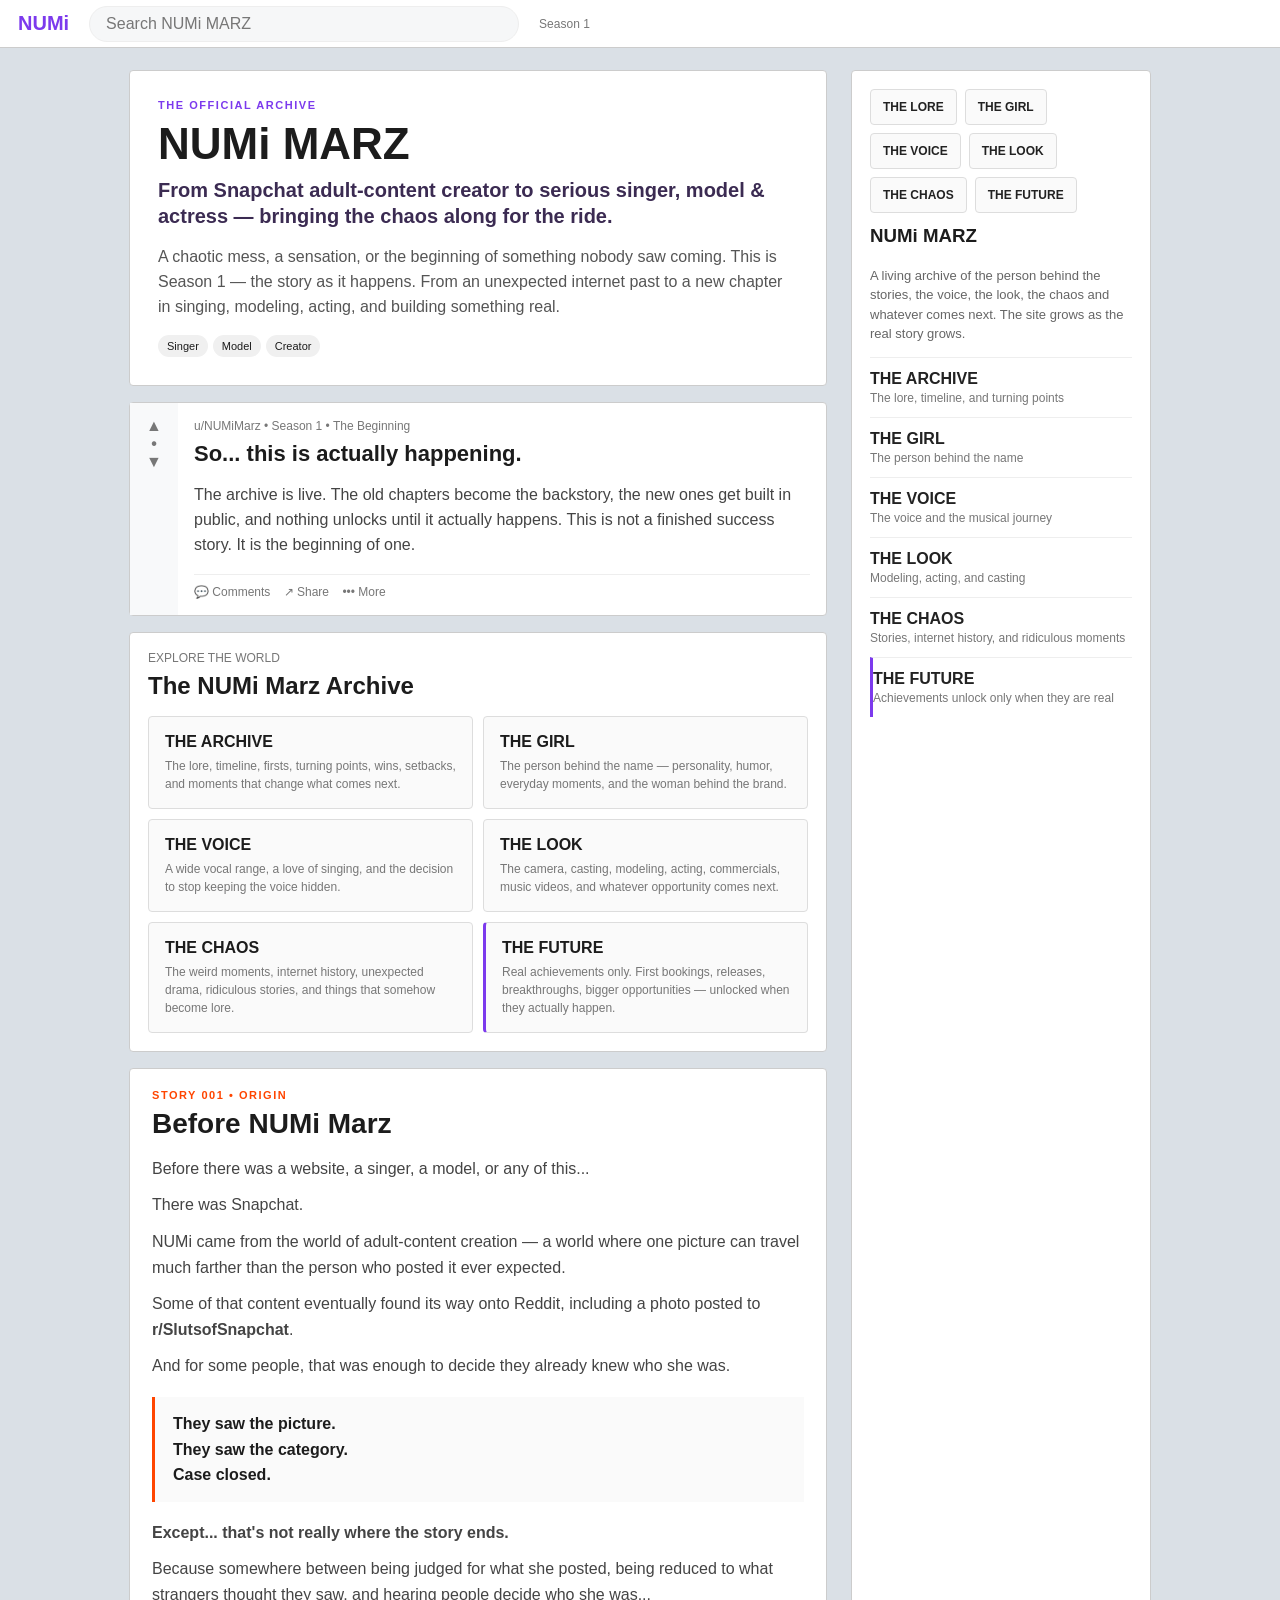
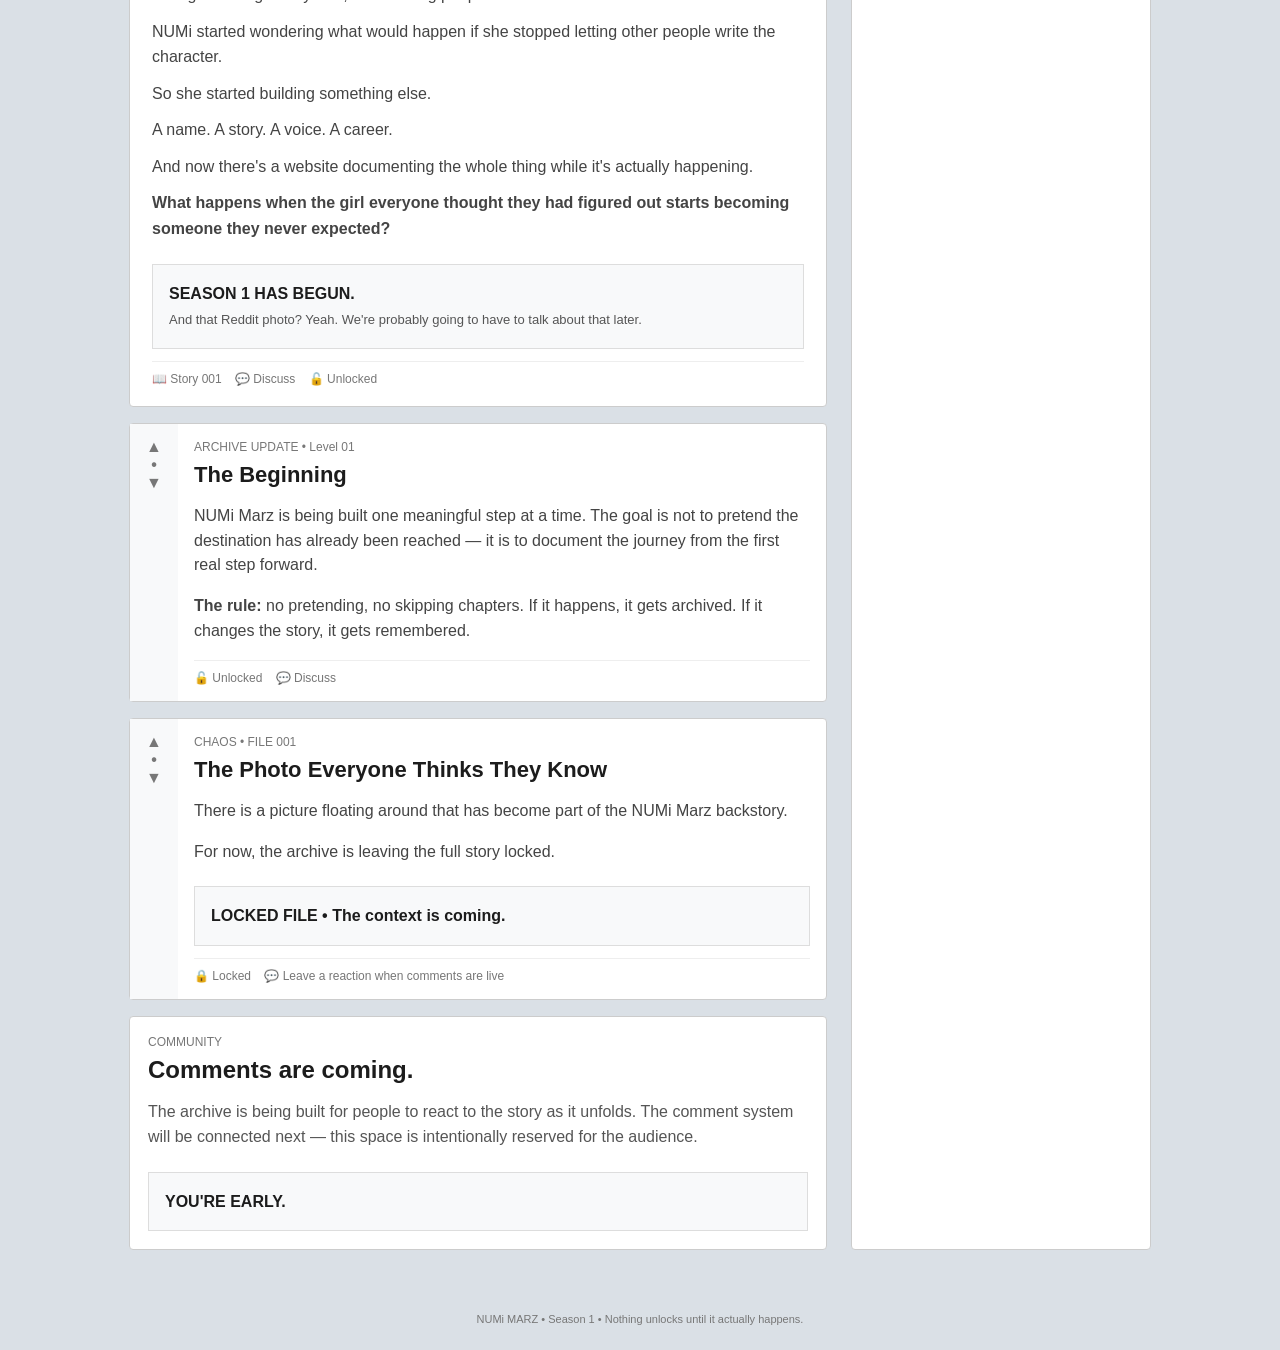
<file: NUMi_Marz_Website_Season1_Story001_SideTabs (1).html>
<!DOCTYPE html>
<html lang="en">
<head>
<meta charset="UTF-8">
<meta name="viewport" content="width=device-width, initial-scale=1.0">
<title>NUMi MARZ — Season 1</title>
<style>
*{box-sizing:border-box}body{margin:0;background:#dae0e6;color:#1c1c1c;font-family:Arial,Helvetica,sans-serif}.top{height:48px;background:#fff;border-bottom:1px solid #ccc;display:flex;align-items:center;padding:0 18px;gap:20px;position:sticky;top:0;z-index:5}.logo{font-weight:800;font-size:20px;color:#7c3aed}.search{background:#f6f7f8;border:1px solid #eee;border-radius:20px;padding:8px 16px;max-width:430px;flex:1;color:#777}.wrap{max-width:1050px;margin:22px auto;display:grid;grid-template-columns:minmax(0,1fr) 300px;gap:24px;padding:0 14px}.card{background:#fff;border:1px solid #ccc;border-radius:4px;margin-bottom:16px}.hero{padding:28px}.kicker{color:#7c3aed;font-size:11px;font-weight:700;letter-spacing:.14em;text-transform:uppercase}.hero h1{font-size:44px;margin:8px 0}.journey{font-size:20px;line-height:1.3;margin:4px 0 14px;color:#3b2b52;font-weight:700}.hero p{color:#555;line-height:1.55}.post{display:grid;grid-template-columns:48px 1fr}.vote{background:#f8f9fa;text-align:center;padding-top:14px;color:#777;font-weight:700}.postbody{padding:16px}.meta{font-size:12px;color:#777}.post h2{font-size:22px;margin:8px 0}.post p{color:#444;line-height:1.55}.actions{border-top:1px solid #eee;margin-top:12px;padding-top:10px;color:#777;font-size:12px}.side{padding:18px}.side h3{margin-top:0}.side a{display:block;padding:12px 0;border-top:1px solid #eee;color:#222;text-decoration:none;font-weight:700}.side span{display:block;color:#777;font-size:12px;font-weight:400;margin-top:3px}.grid{display:grid;grid-template-columns:1fr 1fr;gap:10px}.tile{border:1px solid #ddd;border-radius:4px;padding:16px;background:#fafafa}.tile b{display:block;font-size:16px;margin-bottom:5px}.tile span{font-size:12px;color:#777}.future{border-left:3px solid #7c3aed}.footer{text-align:center;color:#777;font-size:11px;padding:25px}.badge{display:inline-block;background:#f0f0f0;border-radius:12px;padding:5px 9px;font-size:11px;margin-right:5px}@media(max-width:760px){.wrap{display:block}.side{display:none}.hero h1{font-size:36px}.grid{grid-template-columns:1fr}}
.story{padding:20px 22px}.story-label{font-size:11px;color:#ff4500;font-weight:800;letter-spacing:.14em}.story h2{font-size:28px;margin:7px 0 16px}.story p{color:#444;line-height:1.6;margin:11px 0}.story blockquote{margin:18px 0;padding:14px 18px;border-left:3px solid #ff4500;background:#fafafa;font-weight:700;line-height:1.6}.lore-hook{margin-top:22px;padding:16px;border:1px solid #ddd;background:#f8f9fa;font-weight:800;line-height:1.6}.lore-hook span{font-weight:400;color:#555;font-size:13px}</style>
</head>
<body>
<header class="top"><div class="logo">NUMi</div><div class="search">Search NUMi MARZ</div><div style="font-size:12px;color:#777">Season 1</div></header>
<div class="wrap">
<main>
<section class="card hero"><div class="kicker">The official archive</div><h1>NUMi MARZ</h1><h2 class="journey">From Snapchat adult-content creator to serious singer, model &amp; actress — bringing the chaos along for the ride.</h2><p>A chaotic mess, a sensation, or the beginning of something nobody saw coming. This is Season 1 — the story as it happens. From an unexpected internet past to a new chapter in singing, modeling, acting, and building something real.</p><span class="badge">Singer</span><span class="badge">Model</span><span class="badge">Creator</span></section>
<section class="card post"><div class="vote">▲<br>•<br>▼</div><div class="postbody"><div class="meta">u/NUMiMarz • Season 1 • The Beginning</div><h2>So... this is actually happening.</h2><p>The archive is live. The old chapters become the backstory, the new ones get built in public, and nothing unlocks until it actually happens. This is not a finished success story. It is the beginning of one.</p><div class="actions">💬 Comments &nbsp;&nbsp; ↗ Share &nbsp;&nbsp; ••• More</div></div></section>
<section class="card" style="padding:18px"><div class="meta">EXPLORE THE WORLD</div><h2 style="margin:7px 0 16px">The NUMi Marz Archive</h2><div class="grid">
<div class="tile"><b>THE ARCHIVE</b><span>The lore, timeline, firsts, turning points, wins, setbacks, and moments that change what comes next.</span></div>
<div class="tile"><b>THE GIRL</b><span>The person behind the name — personality, humor, everyday moments, and the woman behind the brand.</span></div>
<div class="tile"><b>THE VOICE</b><span>A wide vocal range, a love of singing, and the decision to stop keeping the voice hidden.</span></div>
<div class="tile"><b>THE LOOK</b><span>The camera, casting, modeling, acting, commercials, music videos, and whatever opportunity comes next.</span></div>
<div class="tile"><b>THE CHAOS</b><span>The weird moments, internet history, unexpected drama, ridiculous stories, and things that somehow become lore.</span></div>
<div class="tile future"><b>THE FUTURE</b><span>Real achievements only. First bookings, releases, breakthroughs, bigger opportunities — unlocked when they actually happen.</span></div>
</div></section>
<section class="card story" id="story-001"><div class="story-label">STORY 001 • ORIGIN</div><h2>Before NUMi Marz</h2><p>Before there was a website, a singer, a model, or any of this...</p><p>There was Snapchat.</p><p>NUMi came from the world of adult-content creation — a world where one picture can travel much farther than the person who posted it ever expected.</p><p>Some of that content eventually found its way onto Reddit, including a photo posted to <b>r/SlutsofSnapchat</b>.</p><p>And for some people, that was enough to decide they already knew who she was.</p><blockquote>They saw the picture.<br>They saw the category.<br>Case closed.</blockquote><p><b>Except... that's not really where the story ends.</b></p><p>Because somewhere between being judged for what she posted, being reduced to what strangers thought they saw, and hearing people decide who she was...</p><p>NUMi started wondering what would happen if she stopped letting other people write the character.</p><p>So she started building something else.</p><p>A name. A story. A voice. A career.</p><p>And now there's a website documenting the whole thing while it's actually happening.</p><p><b>What happens when the girl everyone thought they had figured out starts becoming someone they never expected?</b></p><div class="lore-hook">SEASON 1 HAS BEGUN.<br><span>And that Reddit photo? Yeah. We're probably going to have to talk about that later.</span></div><div class="actions">📖 Story 001 &nbsp;&nbsp; 💬 Discuss &nbsp;&nbsp; 🔓 Unlocked</div></section>
<section class="card post"><div class="vote">▲<br>•<br>▼</div><div class="postbody"><div class="meta">ARCHIVE UPDATE • Level 01</div><h2>The Beginning</h2><p>NUMi Marz is being built one meaningful step at a time. The goal is not to pretend the destination has already been reached — it is to document the journey from the first real step forward.</p><p><strong>The rule:</strong> no pretending, no skipping chapters. If it happens, it gets archived. If it changes the story, it gets remembered.</p><div class="actions">🔓 Unlocked &nbsp;&nbsp; 💬 Discuss</div></div></section>
<section class="card post" id="chaos-001"><div class="vote">▲<br>•<br>▼</div><div class="postbody"><div class="meta">CHAOS • FILE 001</div><h2>The Photo Everyone Thinks They Know</h2><p>There is a picture floating around that has become part of the NUMi Marz backstory.</p><p>For now, the archive is leaving the full story locked.</p><div class="lore-hook">LOCKED FILE • The context is coming.</div><div class="actions">🔒 Locked &nbsp;&nbsp; 💬 Leave a reaction when comments are live</div></div></section><section class="card" id="comments" style="padding:18px"><div class="meta">COMMUNITY</div><h2 style="margin:7px 0 8px">Comments are coming.</h2><p style="color:#555;line-height:1.55">The archive is being built for people to react to the story as it unfolds. The comment system will be connected next — this space is intentionally reserved for the audience.</p><div class="lore-hook">YOU'RE EARLY.</div></section></main>
<aside class="card side">
<!-- NUMi Marz Season 1 — Clickable side-tab rabbit holes -->
<style>
.numi-tabs{display:flex;flex-wrap:wrap;gap:8px;margin:0 0 12px}
.numi-tab{appearance:none;border:1px solid #ddd;background:#fafafa;color:#222;border-radius:4px;padding:10px 12px;font:inherit;font-size:12px;font-weight:800;cursor:pointer}
.numi-tab:hover,.numi-tab:focus{background:#f0f0f0;outline:2px solid #ff4500;outline-offset:1px}
.numi-panel{display:none;margin:0 0 14px;padding:18px;border:1px solid #ccc;border-radius:4px;background:#fff}
.numi-panel.open{display:block}
.numi-panel .numi-kicker{font-size:10px;color:#ff4500;font-weight:800;letter-spacing:.14em;text-transform:uppercase}
.numi-panel h2{margin:6px 0 10px;font-size:24px}
.numi-panel p{color:#444;line-height:1.55;margin:9px 0}
.numi-cards{display:grid;grid-template-columns:repeat(2,1fr);gap:8px;margin-top:14px}
.numi-mini{border:1px solid #e2e2e2;background:#fafafa;border-radius:4px;padding:11px}
.numi-mini b{display:block;font-size:12px;margin-bottom:4px}
.numi-mini span{font-size:11px;color:#666;line-height:1.4}
@media(max-width:760px){.numi-cards{grid-template-columns:1fr}.numi-tabs{display:grid;grid-template-columns:1fr 1fr}}
</style>

<div class="numi-tabs" aria-label="NUMi Marz side tabs">
  <button class="numi-tab" data-numi="lore">THE LORE</button>
  <button class="numi-tab" data-numi="girl">THE GIRL</button>
  <button class="numi-tab" data-numi="voice">THE VOICE</button>
  <button class="numi-tab" data-numi="look">THE LOOK</button>
  <button class="numi-tab" data-numi="chaos">THE CHAOS</button>
  <button class="numi-tab" data-numi="future">THE FUTURE</button>
</div>

<section class="numi-panel" id="numi-lore">
  <div class="numi-kicker">Season 1 / Origin</div><h2>THE LORE</h2>
  <p>Nobody really knows when NUMi Marz became NUMi Marz.</p>
  <p>There was an internet. There was a camera. There were questionable decisions. Somehow, eventually, there was a singer, a model, a creator, and a story.</p>
  <p><b>Season 1 is where the record begins.</b></p>
  <div class="numi-cards">
    <div class="numi-mini"><b>01 — THE BEGINNING</b><span>The story starts here.</span></div>
    <div class="numi-mini"><b>02 — THE INTERNET YEARS</b><span>Where the chaos gets documented.</span></div>
    <div class="numi-mini"><b>03 — THE SHIFT</b><span>When the idea became bigger.</span></div>
    <div class="numi-mini"><b>04 — THE IDEA</b><span>NUMi Marz becomes a real project.</span></div>
    <div class="numi-mini"><b>05 — SEASON 1</b><span>The part happening now.</span></div>
  </div>
</section>

<section class="numi-panel" id="numi-girl">
  <div class="numi-kicker">Behind the name</div><h2>THE GIRL</h2>
  <p>Behind the screenshots, stories, singing, cameras and questionable life choices is an actual human being.</p>
  <p>She's chaotic. She's funny. She's occasionally convinced that a terrible idea is actually a fantastic idea.</p>
  <p>She's also trying to build something real.</p>
  <p><b>NUMi Marz isn't a finished product. She's the experiment.</b></p>
  <div class="numi-cards">
    <div class="numi-mini"><b>PERSONALITY</b><span>Unfiltered, curious, self-aware.</span></div>
    <div class="numi-mini"><b>THE DREAM</b><span>Turn the chaos into something real.</span></div>
    <div class="numi-mini"><b>THE WEIRD STUFF</b><span>There is, unfortunately, plenty.</span></div>
    <div class="numi-mini"><b>CURRENTLY</b><span>Building Season 1 one meaningful step at a time.</span></div>
  </div>
</section>

<section class="numi-panel" id="numi-voice">
  <div class="numi-kicker">The unexpected plot twist</div><h2>THE VOICE</h2>
  <p>Somewhere underneath the internet chaos was a voice.</p>
  <p>A surprisingly large one.</p>
  <p>NUMi sings. She has a wide range, and now she's finding out what happens when she actually puts that talent into the world.</p>
  <p><b>You came for the pictures. You might stay for the voice.</b></p>
  <div class="numi-cards">
    <div class="numi-mini"><b>THE SINGING</b><span>The part people may not expect.</span></div>
    <div class="numi-mini"><b>THE RANGE</b><span>More than a little ridiculous.</span></div>
    <div class="numi-mini"><b>THE RECORDINGS</b><span>Coming as the music develops.</span></div>
    <div class="numi-mini"><b>THE JOURNEY</b><span>Learning by actually doing it.</span></div>
  </div>
</section>

<section class="numi-panel" id="numi-look">
  <div class="numi-kicker">The visual evolution</div><h2>THE LOOK</h2>
  <p>NUMi Marz didn't exactly follow the traditional route into modeling.</p>
  <p>No childhood modeling portfolio. No perfectly constructed career plan. Just a woman who eventually decided: <b>Why not?</b></p>
  <p>So now we're finding out.</p>
  <div class="numi-cards">
    <div class="numi-mini"><b>MODELING</b><span>Building the portfolio.</span></div>
    <div class="numi-mini"><b>ACTING</b><span>Seeing where the camera leads.</span></div>
    <div class="numi-mini"><b>CASTING</b><span>Finding real opportunities.</span></div>
    <div class="numi-mini"><b>COMMERCIALS</b><span>Ads, campaigns and on-camera work.</span></div>
    <div class="numi-mini"><b>MUSIC VIDEOS</b><span>Where the voice and visual world meet.</span></div>
  </div>
</section>

<section class="numi-panel" id="numi-chaos">
  <div class="numi-kicker">Proceed with questionable judgment</div><h2>THE CHAOS</h2>
  <p>Every story has a part where things stop making sense.</p>
  <p>This is that part.</p>
  <p>Bad ideas. Weird nights. Internet rabbit holes. Drama. Random adventures. Things that absolutely should have been handled differently.</p>
  <p>And occasionally, a surprisingly good decision hiding somewhere in the wreckage.</p>
  <p><b>Welcome to the chaos.</b></p>
  <div class="numi-cards">
    <div class="numi-mini"><b>STORIES</b><span>The ones worth retelling.</span></div>
    <div class="numi-mini"><b>DRAMA</b><span>Because apparently there is always some.</span></div>
    <div class="numi-mini"><b>QUESTIONABLE DECISIONS</b><span>Names have been withheld to protect... everyone.</span></div>
    <div class="numi-mini"><b>INTERNET LORE</b><span>The rabbit holes.</span></div>
    <div class="numi-mini"><b>THINGS THAT ACTUALLY HAPPENED</b><span>Unfortunately, yes.</span></div>
  </div>
</section>

<section class="numi-panel" id="numi-future">
  <div class="numi-kicker">Under construction on purpose</div><h2>THE FUTURE</h2>
  <p>This section is intentionally unfinished.</p>
  <p>Because NUMi Marz is still becoming NUMi Marz.</p>
  <p>Some things are dreams. Some are plans. Some are already in motion. Some haven't happened yet.</p>
  <p><b>They don't get added until they do.</b></p>
  <div class="numi-cards">
    <div class="numi-mini"><b>CURRENT MISSION</b><span>Build NUMi Marz into something real.</span></div>
    <div class="numi-mini"><b>IN PROGRESS</b><span>Music · Modeling · Acting · Social growth · Website</span></div>
    <div class="numi-mini"><b>LOCKED</b><span>Major opportunities and milestones unlock when they're real.</span></div>
    <div class="numi-mini"><b>???</b><span>Some things are better discovered later.</span></div>
  </div>
</section>

<script>
(function(){
  const buttons=document.querySelectorAll(".numi-tab");
  const panels=document.querySelectorAll(".numi-panel");
  buttons.forEach(btn=>{
    btn.addEventListener("click",()=>{
      const panel=document.getElementById("numi-"+btn.dataset.numi);
      const open=panel.classList.contains("open");
      panels.forEach(p=>p.classList.remove("open"));
      if(!open){
        panel.classList.add("open");
        panel.scrollIntoView({behavior:"smooth",block:"nearest"});
      }
    });
  });
})();
</script>
<h3>NUMi MARZ</h3><p style="color:#666;font-size:13px;line-height:1.5">A living archive of the person behind the stories, the voice, the look, the chaos and whatever comes next. The site grows as the real story grows.</p><a href="#">THE ARCHIVE<span>The lore, timeline, and turning points</span></a><a href="#">THE GIRL<span>The person behind the name</span></a><a href="#">THE VOICE<span>The voice and the musical journey</span></a><a href="#">THE LOOK<span>Modeling, acting, and casting</span></a><a href="#">THE CHAOS<span>Stories, internet history, and ridiculous moments</span></a><a href="#" class="future">THE FUTURE<span>Achievements unlock only when they are real</span></a></aside>
</div>
<div class="footer">NUMi MARZ • Season 1 • Nothing unlocks until it actually happens.</div>
</body></html>
</file>
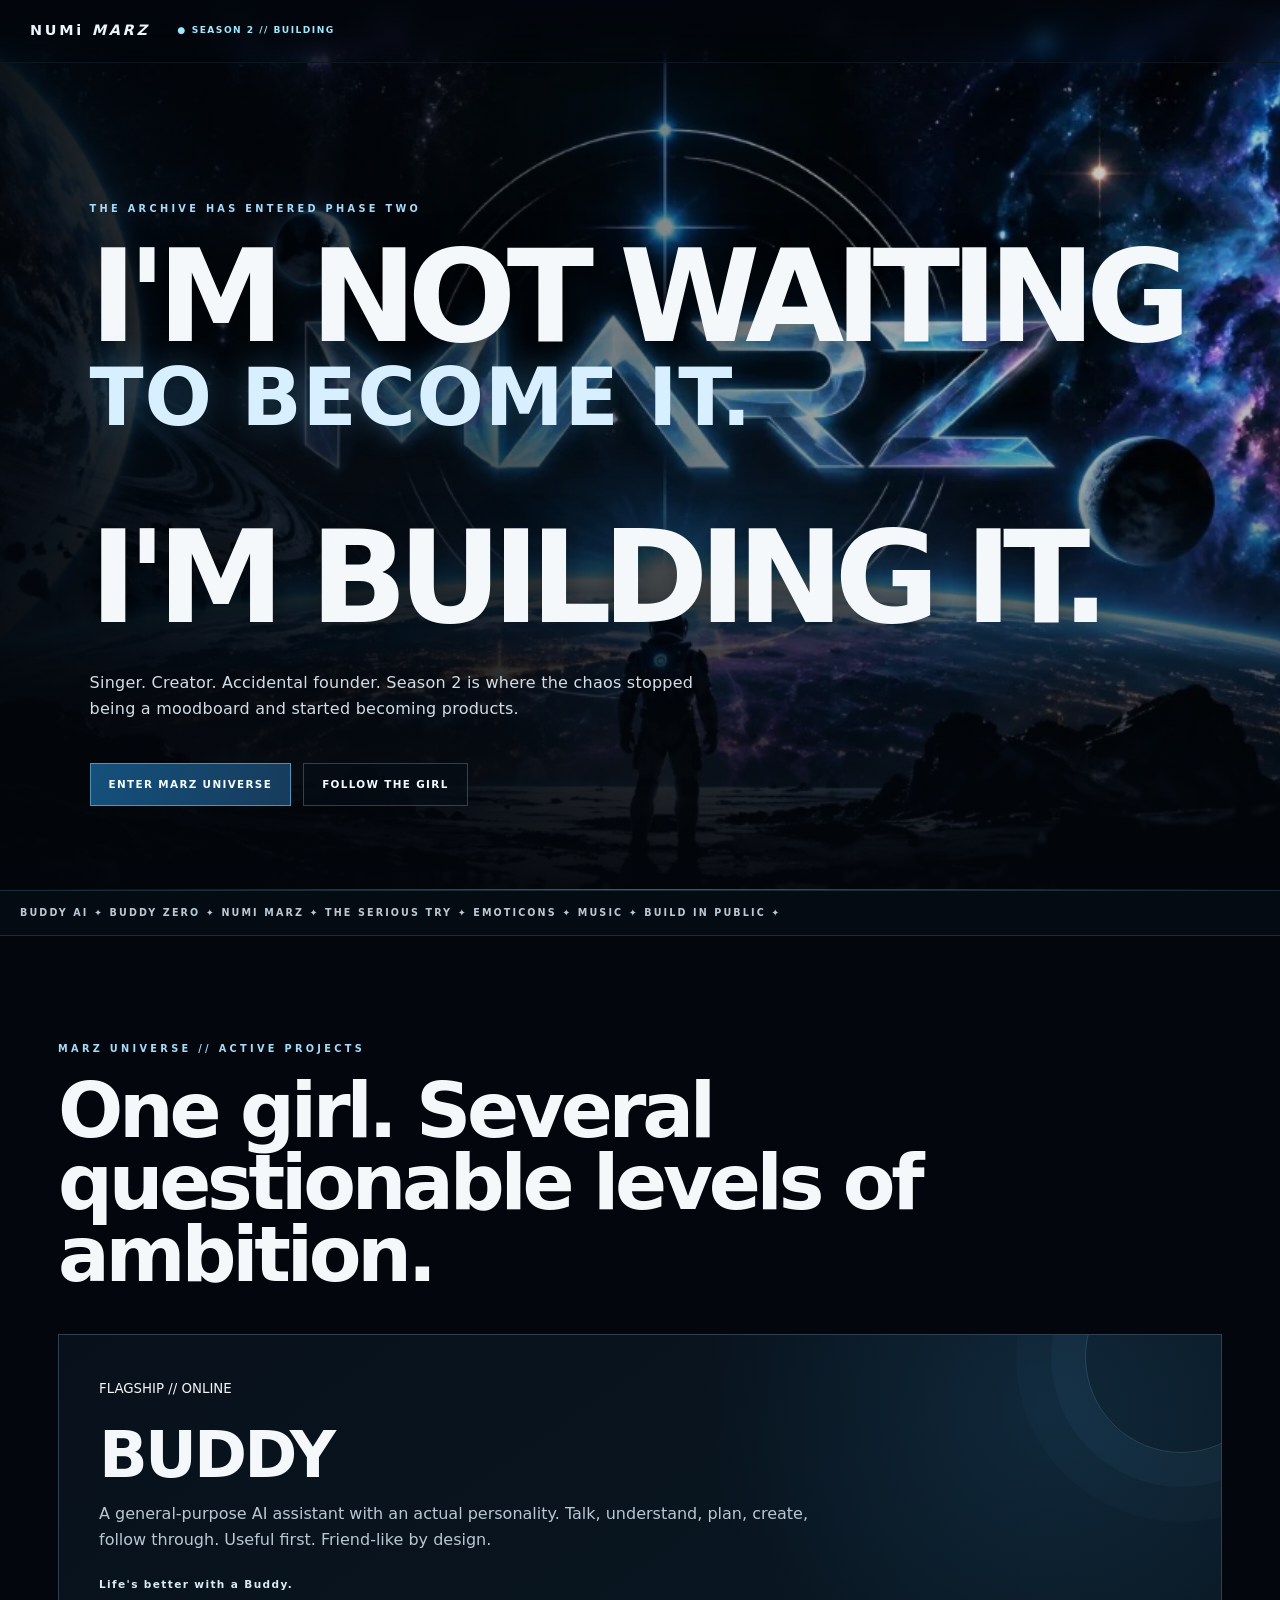
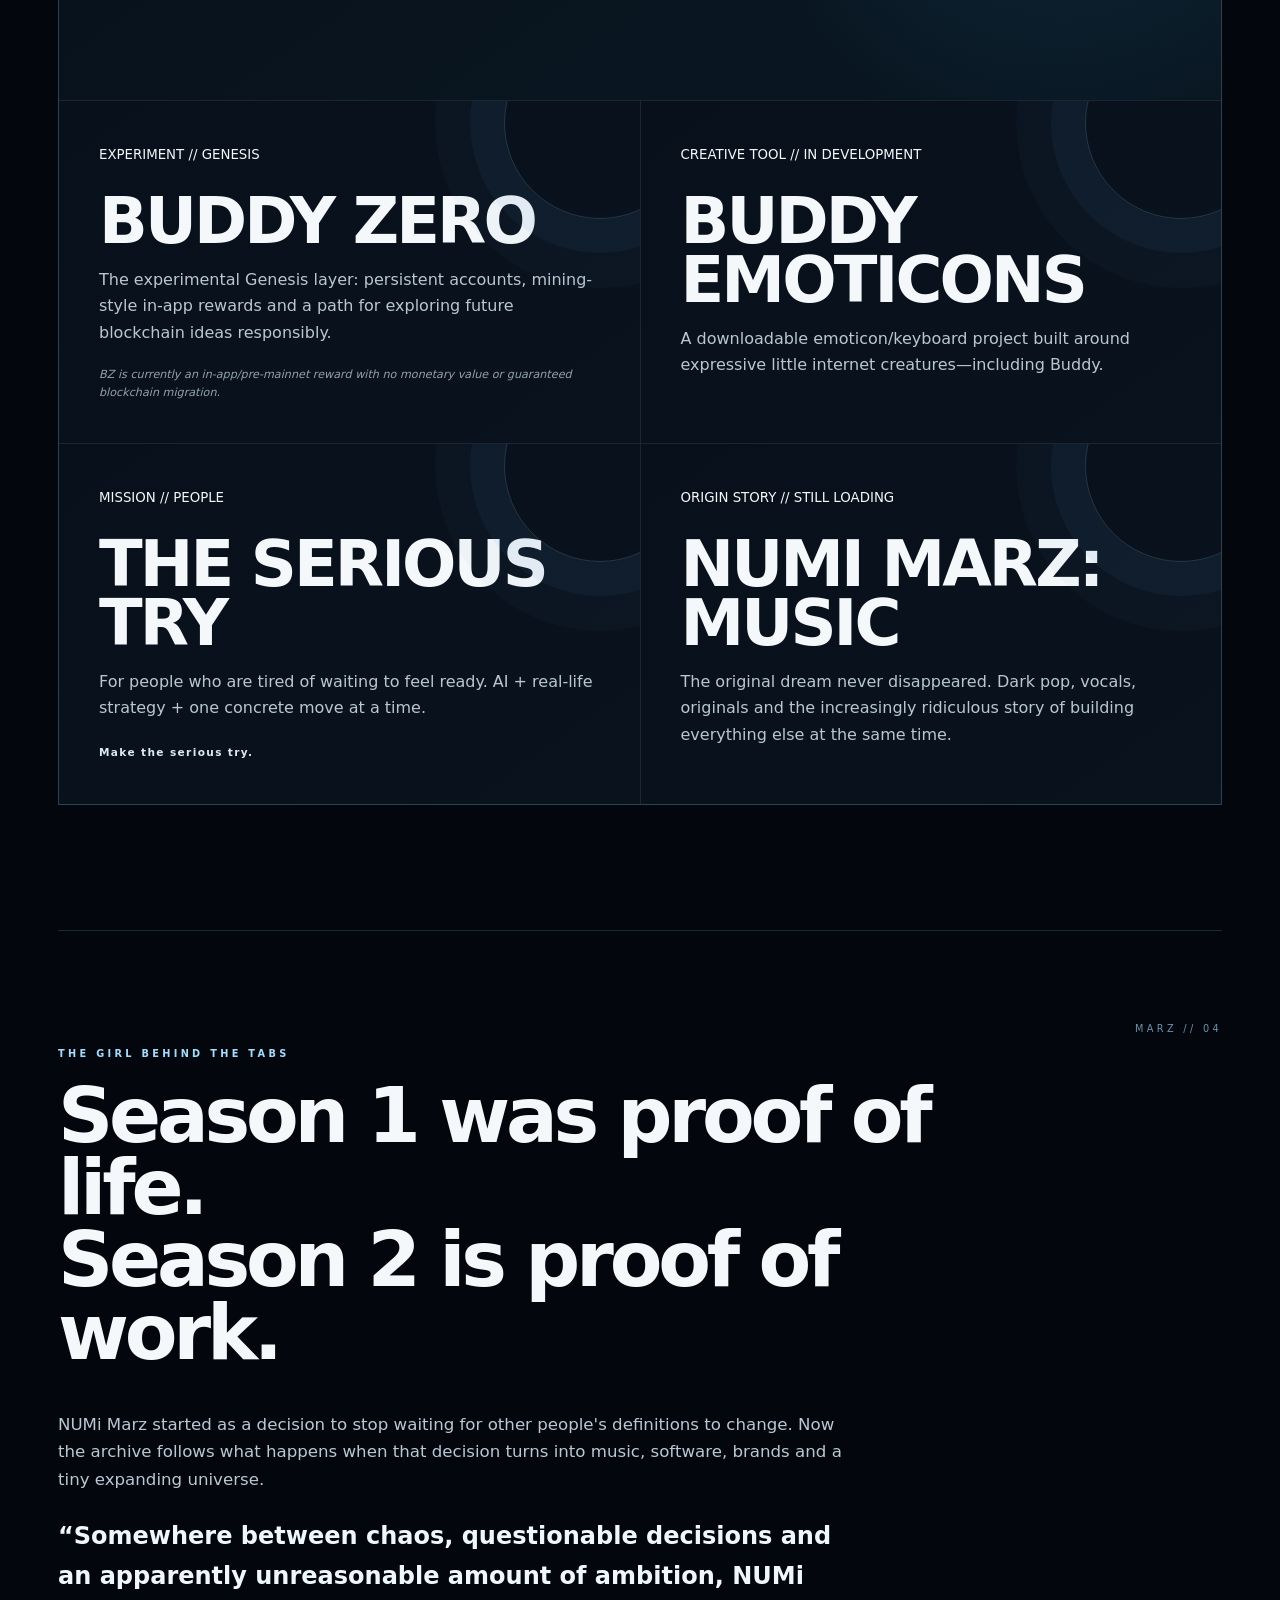
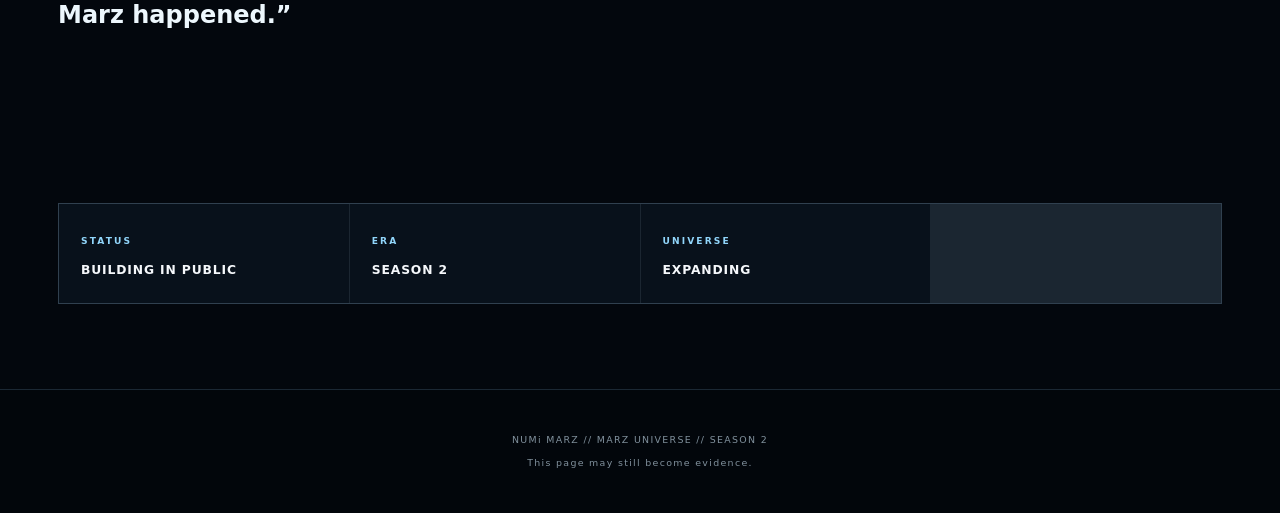
<file: season2.html>
<!doctype html>
<html lang="en"><head><meta charset="utf-8"><meta name="viewport" content="width=device-width,initial-scale=1">
<meta name="theme-color" content="#050507"><title>NUMi Marz — Season 2: MARZ UNIVERSE</title>
<meta name="description" content="NUMi Marz Season 2 — music, Buddy AI, Buddy Zero, The Serious Try and the MARZ UNIVERSE.">
<link rel="stylesheet" href="season2.css"></head><body>
<header><a class="brand" href="#">NUMi <i>MARZ</i></a><span class="live">● SEASON 2 // BUILDING</span></header>
<main>
<section class="hero"><p class="kicker">THE ARCHIVE HAS ENTERED PHASE TWO</p><h1>I'M NOT WAITING<br><span>TO BECOME IT.</span><br>I'M BUILDING IT.</h1>
<p class="lede">Singer. Creator. Accidental founder. Season 2 is where the chaos stopped being a moodboard and started becoming products.</p>
<div class="actions"><a href="#universe">ENTER MARZ UNIVERSE</a><a class="ghost" href="#numi">FOLLOW THE GIRL</a></div></section>
<section class="ticker">BUDDY AI ✦ BUDDY ZERO ✦ NUMI MARZ ✦ THE SERIOUS TRY ✦ EMOTICONS ✦ MUSIC ✦ BUILD IN PUBLIC ✦</section>
<section id="universe"><p class="kicker">MARZ UNIVERSE // ACTIVE PROJECTS</p><h2>One girl. Several questionable levels of ambition.</h2>
<div class="grid">
<article class="flag"><small>FLAGSHIP // ONLINE</small><h3>BUDDY</h3><p>A general-purpose AI assistant with an actual personality. Talk, understand, plan, create, follow through. Useful first. Friend-like by design.</p><b>Life's better with a Buddy.</b></article>
<article><small>EXPERIMENT // GENESIS</small><h3>BUDDY ZERO</h3><p>The experimental Genesis layer: persistent accounts, mining-style in-app rewards and a path for exploring future blockchain ideas responsibly.</p><em>BZ is currently an in-app/pre-mainnet reward with no monetary value or guaranteed blockchain migration.</em></article>
<article><small>CREATIVE TOOL // IN DEVELOPMENT</small><h3>BUDDY EMOTICONS</h3><p>A downloadable emoticon/keyboard project built around expressive little internet creatures—including Buddy.</p></article>
<article><small>MISSION // PEOPLE</small><h3>THE SERIOUS TRY</h3><p>For people who are tired of waiting to feel ready. AI + real-life strategy + one concrete move at a time.</p><b>Make the serious try.</b></article>
<article><small>ORIGIN STORY // STILL LOADING</small><h3>NUMI MARZ: MUSIC</h3><p>The original dream never disappeared. Dark pop, vocals, originals and the increasingly ridiculous story of building everything else at the same time.</p></article>
</div></section>
<section id="numi" class="manifesto"><p class="kicker">THE GIRL BEHIND THE TABS</p><h2>Season 1 was proof of life.<br>Season 2 is proof of work.</h2><p>NUMi Marz started as a decision to stop waiting for other people's definitions to change. Now the archive follows what happens when that decision turns into music, software, brands and a tiny expanding universe.</p><p class="quote">“Somewhere between chaos, questionable decisions and an apparently unreasonable amount of ambition, NUMi Marz happened.”</p></section>
<section class="status"><div><small>STATUS</small><strong>BUILDING IN PUBLIC</strong></div><div><small>ERA</small><strong>SEASON 2</strong></div><div><small>UNIVERSE</small><strong>EXPANDING</strong></div></section>
</main><footer>NUMi MARZ // MARZ UNIVERSE // SEASON 2 <span>This page may still become evidence.</span></footer>
</body></html>
</file>
<file: season2.css>
:root{--hero-image:url("[data-uri]");--bg:#03070d;--panel:#08111c;--panel-2:#0b1724;--line:rgba(124,177,215,.2);--text:#f5f8fb;--muted:#aab8c6;--blue:#68b9f2;--cyan:#9ee7ff;--glow:rgba(64,164,235,.22)}
*{box-sizing:border-box}html{scroll-behavior:smooth}body{margin:0;background:var(--bg);color:var(--text);font:16px/1.65 Inter,ui-sans-serif,system-ui,-apple-system,"Segoe UI",sans-serif;overflow-x:hidden}a{color:inherit}
body:before{content:"";position:fixed;inset:0;pointer-events:none;z-index:-2;background:radial-gradient(ellipse at 85% 0%,rgba(42,106,158,.16),transparent 35%),linear-gradient(180deg,#03070d,#050a11 54%,#020509)}
header{position:fixed;top:0;left:0;right:0;z-index:20;display:flex;align-items:center;gap:28px;padding:19px max(22px,calc((100vw - 1220px)/2));background:linear-gradient(180deg,rgba(2,6,12,.94),rgba(2,6,12,.66),transparent);backdrop-filter:blur(10px);border-bottom:1px solid rgba(156,198,226,.08)}
.brand{text-decoration:none;font-weight:850;font-size:.9rem;letter-spacing:.19em;color:#eaf5fc}.brand span{color:#fff}.brand:hover{color:var(--cyan)}
nav{display:flex;gap:28px;margin-left:auto}nav a{text-decoration:none;color:#b5c3cf;font-size:.62rem;font-weight:800;letter-spacing:.2em}nav a:hover{color:#fff}.live{font-size:.57rem;font-weight:800;letter-spacing:.16em;color:var(--cyan);white-space:nowrap}
main{max-width:1220px;margin:auto;padding:0 28px}
.hero{position:relative;isolation:isolate;overflow:hidden;width:100vw;margin-left:calc(50% - 50vw);min-height:min(890px,100svh);display:flex;flex-direction:column;justify-content:flex-end;align-items:flex-start;text-align:left;padding:150px max(7vw,calc((100vw - 1120px)/2)) 84px}
.hero:before{content:"";position:absolute;inset:0;z-index:-2;background-image:linear-gradient(90deg,rgba(2,6,11,.92) 0%,rgba(2,6,11,.67) 31%,rgba(2,6,11,.12) 74%,rgba(2,6,11,.1)),linear-gradient(0deg,rgba(2,6,11,.96) 0%,rgba(2,6,11,.62) 24%,transparent 65%),linear-gradient(180deg,rgba(2,6,11,.2),transparent 50%),var(--hero-image);background-size:cover;background-position:center 49%}
.hero:after{content:"";position:absolute;inset:auto 0 0;height:1px;background:linear-gradient(90deg,transparent,rgba(119,203,247,.45),transparent);z-index:-1}
.kicker{font-size:.61rem;font-weight:800;letter-spacing:.34em;color:#a4dafa;text-transform:uppercase}
h1{font-size:clamp(4.2rem,10vw,8.3rem);line-height:.78;letter-spacing:-.075em;margin:20px 0 26px;font-weight:850;text-shadow:0 5px 35px rgba(0,0,0,.55)}
h1 span{display:block;color:#d8efff;font-size:.62em;letter-spacing:.01em;margin-top:.25em;text-shadow:0 0 34px rgba(81,174,232,.3)}
.lede{max-width:630px;color:#d2dde5;font-size:1rem;letter-spacing:.015em}
.actions{display:flex;gap:12px;margin-top:24px;flex-wrap:wrap;justify-content:flex-start}.actions a,.cardlinks a{padding:12px 18px;border:1px solid rgba(122,202,245,.58);background:linear-gradient(110deg,#14517c,#173b5b);color:#f4fbff;text-decoration:none;font-size:.65rem;font-weight:850;letter-spacing:.13em;transition:transform .2s,background .2s,border-color .2s}.actions a:hover,.cardlinks a:hover{transform:translateY(-2px);background:linear-gradient(110deg,#1d6c9f,#214b70);border-color:#b2e9ff}
.actions .ghost{background:rgba(5,13,21,.64);border-color:rgba(177,206,225,.27)}.actions .ghost:hover{background:rgba(16,35,51,.9)}
.terminal{margin-top:25px;color:#9aabba;font:700 .56rem/1.5 ui-monospace,SFMono-Regular,monospace;letter-spacing:.12em}
.ticker{margin:0 calc(50% - 50vw) 105px;padding:14px 20px;border-block:1px solid var(--line);background:#050b12;white-space:nowrap;overflow:hidden;color:#b9c9d6;font-size:.6rem;font-weight:800;letter-spacing:.22em}
#companies{padding-top:25px}h2{font-size:clamp(2.8rem,6vw,5.3rem);line-height:.94;letter-spacing:-.055em;max-width:880px;margin:18px 0 42px}
.grid{display:grid;grid-template-columns:repeat(2,1fr);gap:1px;background:rgba(140,185,216,.18);border:1px solid rgba(140,185,216,.18);margin-bottom:125px}
.grid article{position:relative;overflow:hidden;background:linear-gradient(145deg,#08111b,#0a131d);padding:40px;min-height:305px}
.grid article:before{content:"";position:absolute;right:-56px;top:-74px;width:190px;height:190px;border:1px solid rgba(133,186,219,.22);border-radius:50%;box-shadow:0 0 0 34px rgba(76,133,174,.07),0 0 0 69px rgba(76,133,174,.04);pointer-events:none}
.grid .flag{grid-column:1/-1;min-height:365px;background:radial-gradient(circle at 85% 20%,rgba(45,117,166,.2),transparent 33%),linear-gradient(145deg,#08111b,#091722)}
.badge,.status small,.archive small{color:#91d6fb;font-size:.57rem;font-weight:850;letter-spacing:.23em}
.grid h3{font-size:clamp(2.35rem,5vw,4.25rem);line-height:.92;margin:25px 0 14px;letter-spacing:-.045em}
.grid p{color:#b8c7d2;max-width:720px}.grid b{color:#d9eaf5;font-size:.66rem;letter-spacing:.13em}.grid em{display:block;color:#91a1ad;font-size:.7rem;margin-top:20px}
.cardlinks{margin-top:26px}.cardlinks a{display:inline-block;background:transparent}
.manifesto,.archive{position:relative;padding:105px 0;border-top:1px solid var(--line)}
.manifesto:after{content:"MARZ // 04";position:absolute;right:0;top:90px;color:#6d91aa;font-size:.61rem;letter-spacing:.34em}
.manifesto>p:not(.kicker),.archive>p:not(.kicker){max-width:790px;color:#bac8d3;font-size:1.04rem}
.quote{font-size:1.5rem!important;color:#edf7fd!important;font-weight:700!important}
.archivecards{display:grid;grid-template-columns:1fr 1fr;gap:1px;background:rgba(140,185,216,.18);border:1px solid rgba(140,185,216,.18);margin-top:36px}
.archivecards a{display:flex;flex-direction:column;gap:8px;text-decoration:none;padding:28px;background:#08111b}.archivecards a:hover{background:#102030}
.archivecards strong{font-size:1.3rem}.archivecards span{color:#a4b4c0;font-size:.74rem}
.status{display:grid;grid-template-columns:repeat(4,1fr);gap:1px;background:rgba(140,185,216,.18);border:1px solid rgba(140,185,216,.18);margin:38px 0 85px}
.status div{background:#08111b;padding:22px}.status strong{display:block;margin-top:8px;font-size:.77rem;letter-spacing:.07em}
footer{border-top:1px solid var(--line);padding:42px 20px;text-align:center;color:#81919d;font-size:.59rem;letter-spacing:.14em;background:#02060b}
footer strong{color:#dce9f1}footer span{display:block;margin-top:8px}
@media(max-width:760px){
header{padding:15px 16px;gap:12px}.brand{font-size:.76rem;letter-spacing:.15em}nav{display:none}.live{font-size:.48rem;margin-left:auto}
main{padding:0 18px}.hero{min-height:90svh;padding:125px 24px 64px}.hero:before{background-position:54% center;background-image:linear-gradient(90deg,rgba(2,6,11,.77),rgba(2,6,11,.25)),linear-gradient(0deg,rgba(2,6,11,.96),rgba(2,6,11,.4) 44%,rgba(2,6,11,.12)),var(--hero-image)}
h1{font-size:clamp(4rem,18vw,6rem)}h1 span{font-size:.6em}.lede{font-size:.91rem}.ticker{margin-bottom:75px}.grid{grid-template-columns:1fr}.grid .flag{grid-column:auto}.grid article{padding:27px;min-height:0}
.archivecards,.status{grid-template-columns:1fr}.manifesto,.archive{padding:76px 0}.manifesto:after{display:none}
}
@media(prefers-reduced-motion:reduce){html{scroll-behavior:auto}*,*:before,*:after{transition:none!important}}
</file>
